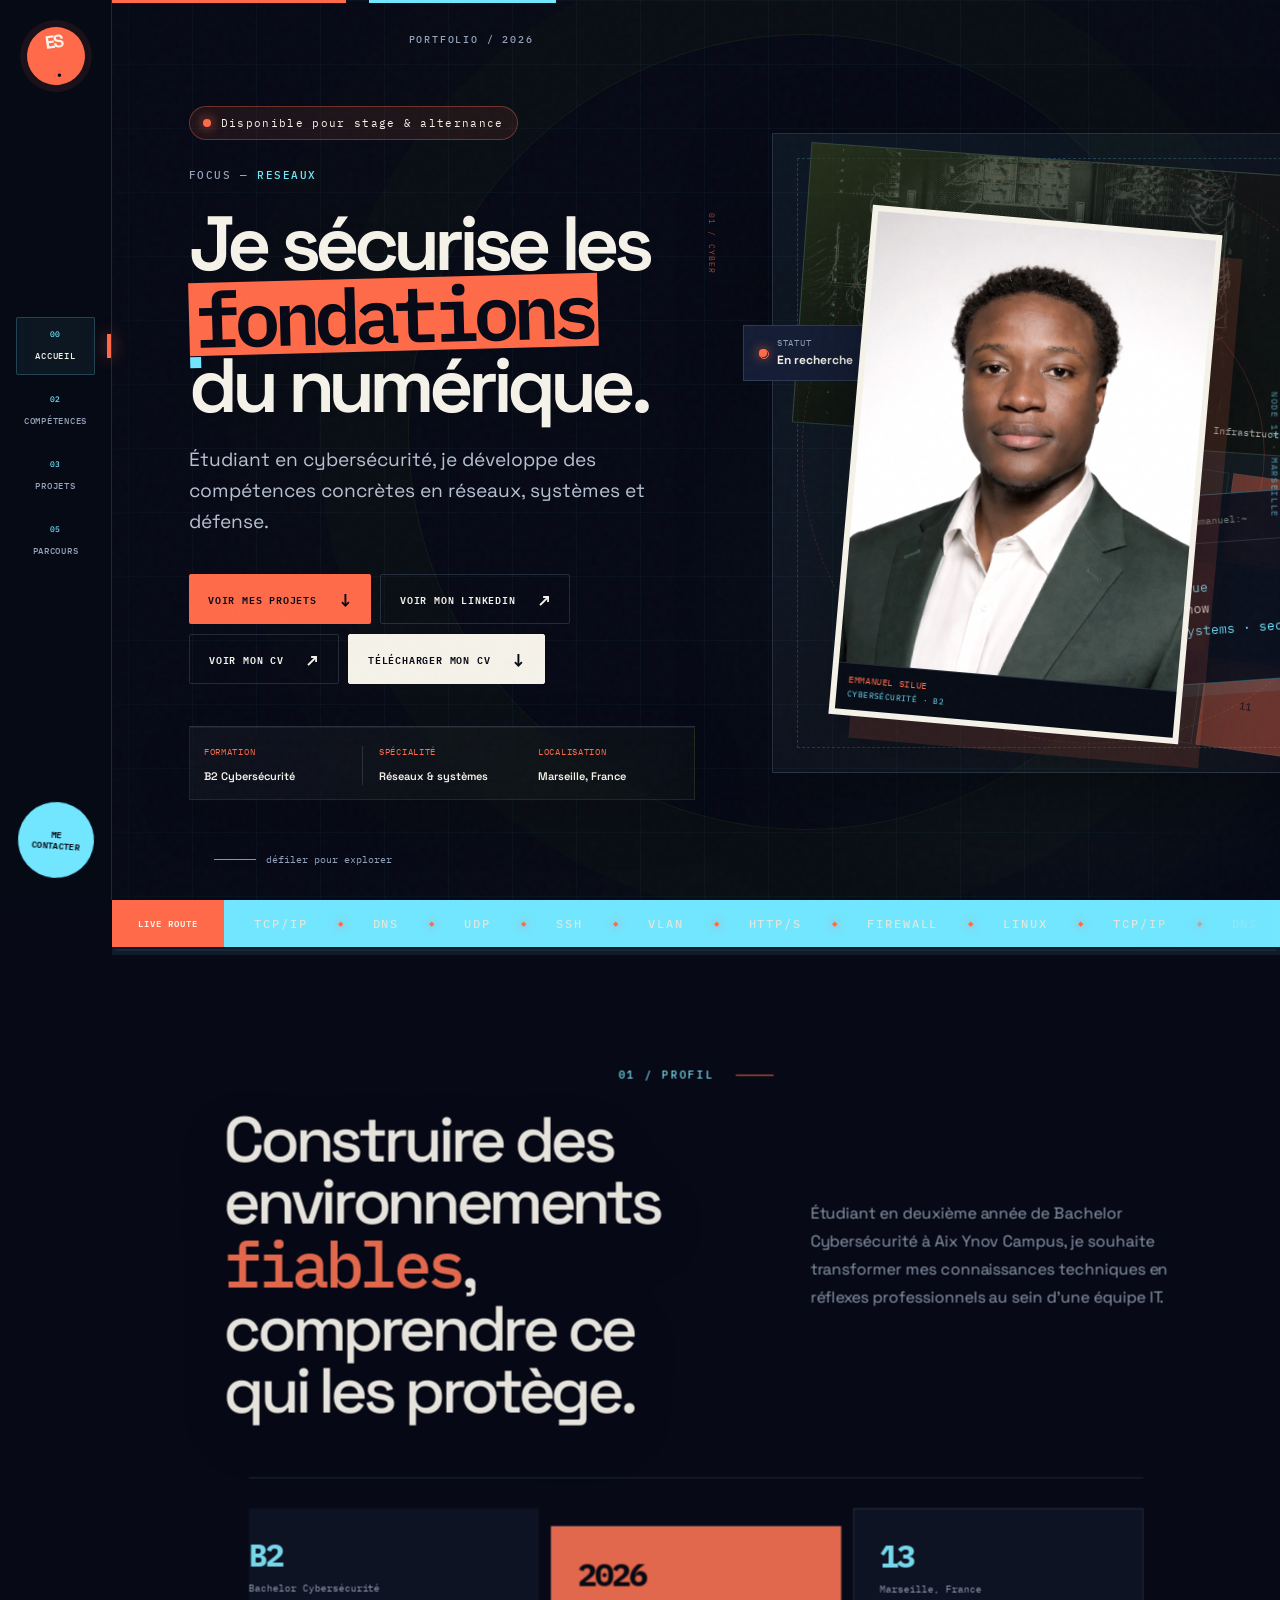
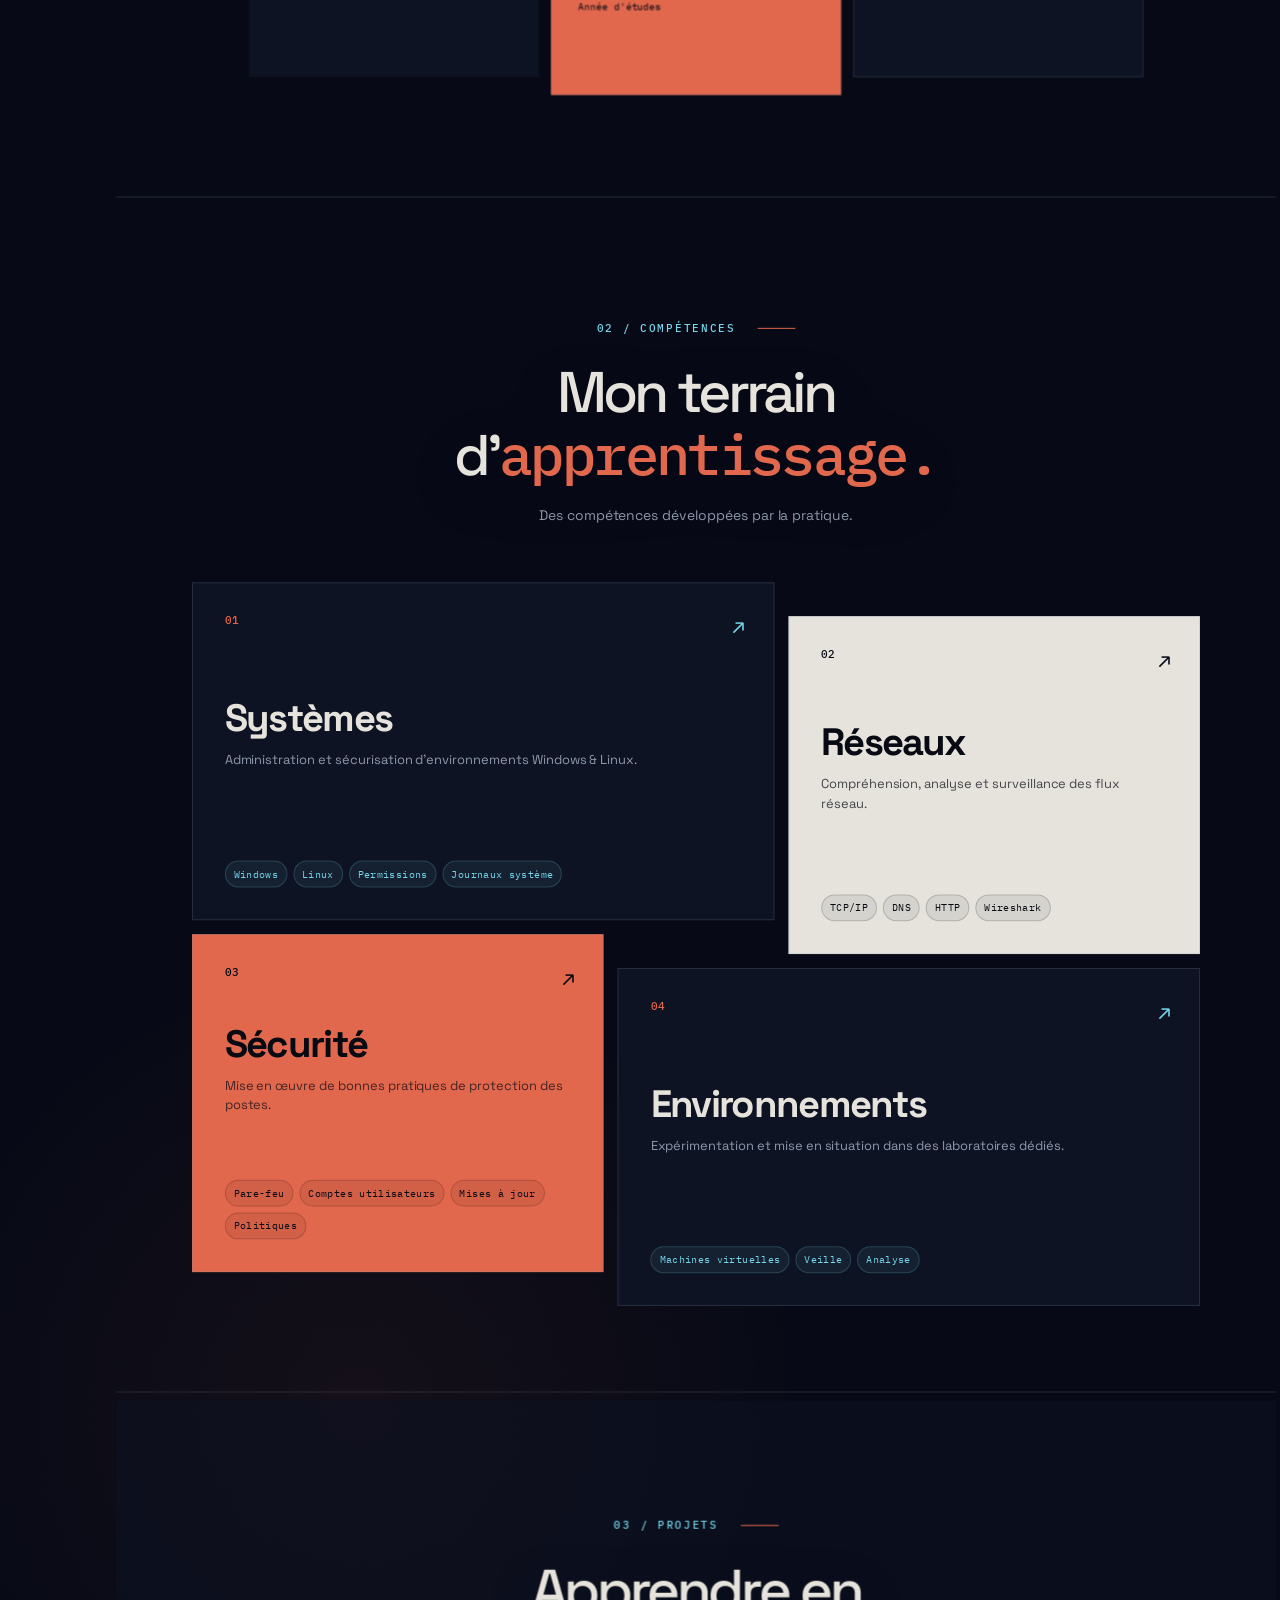
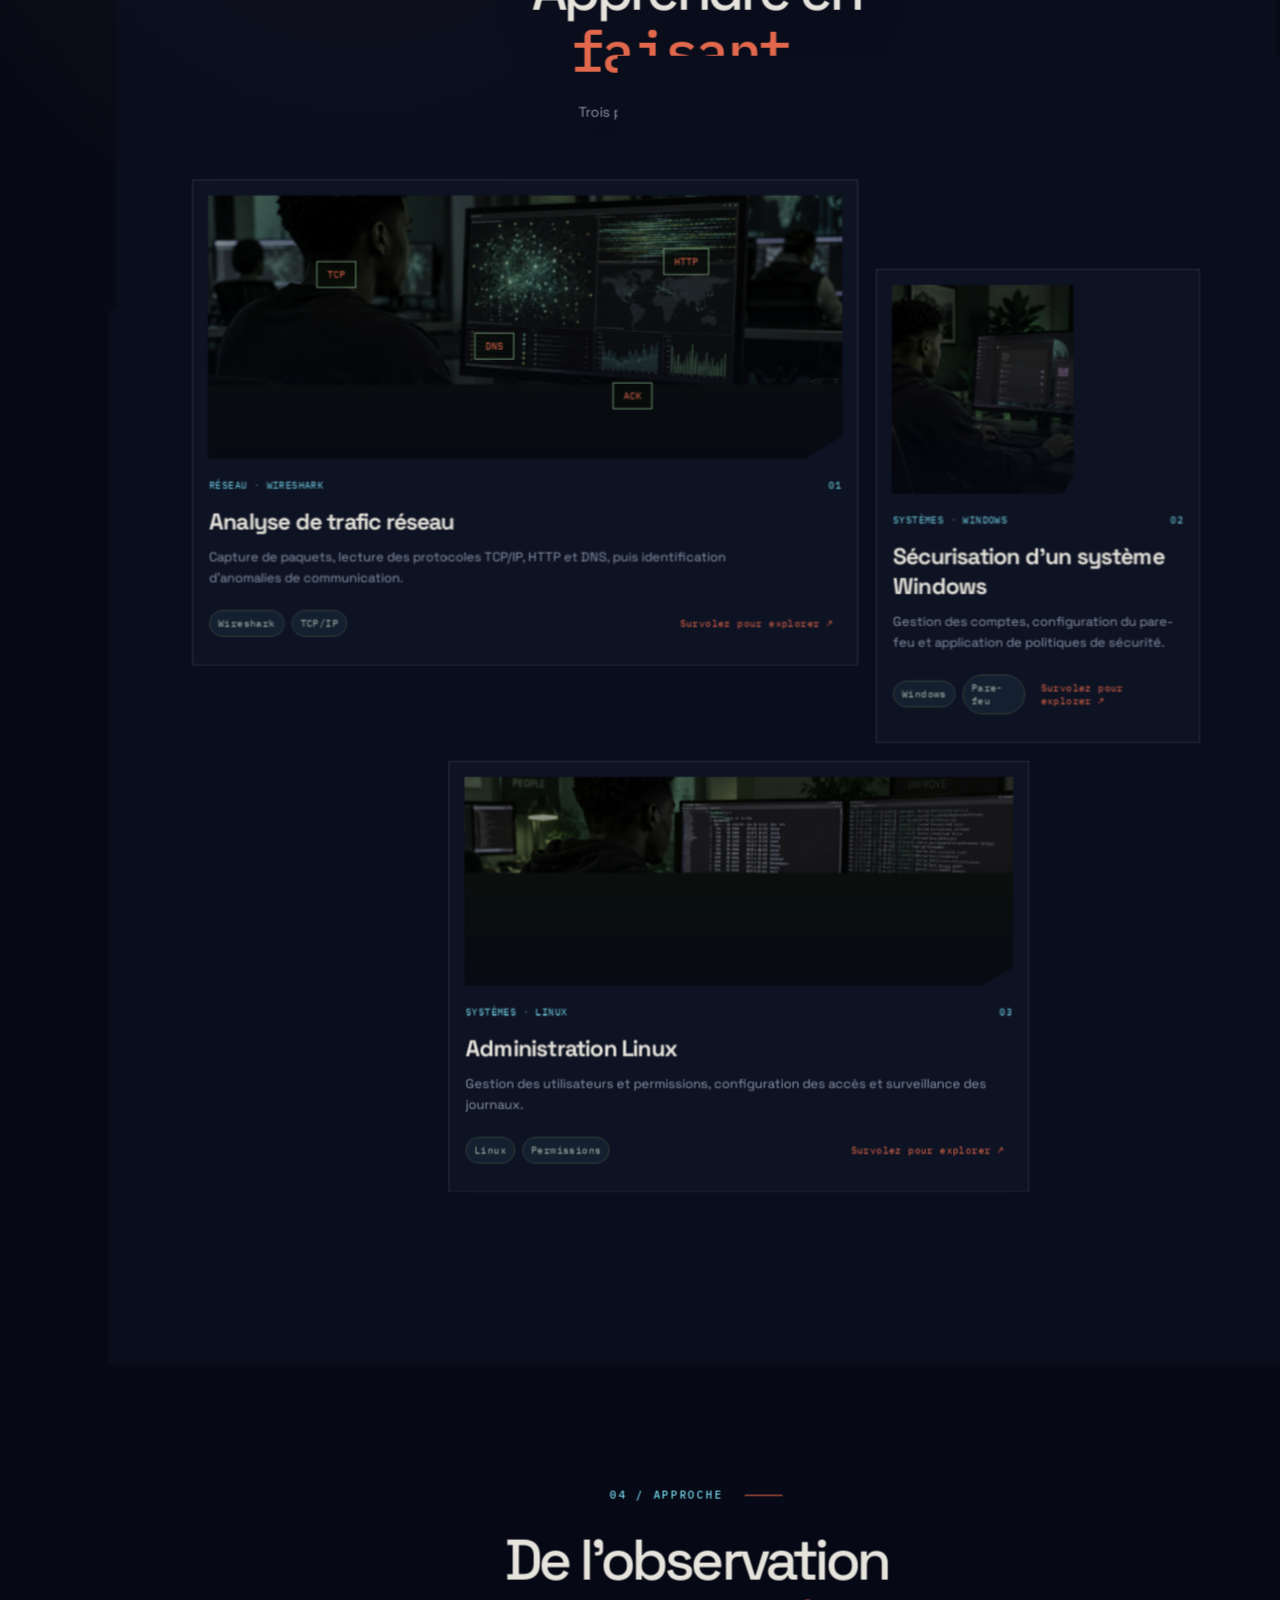
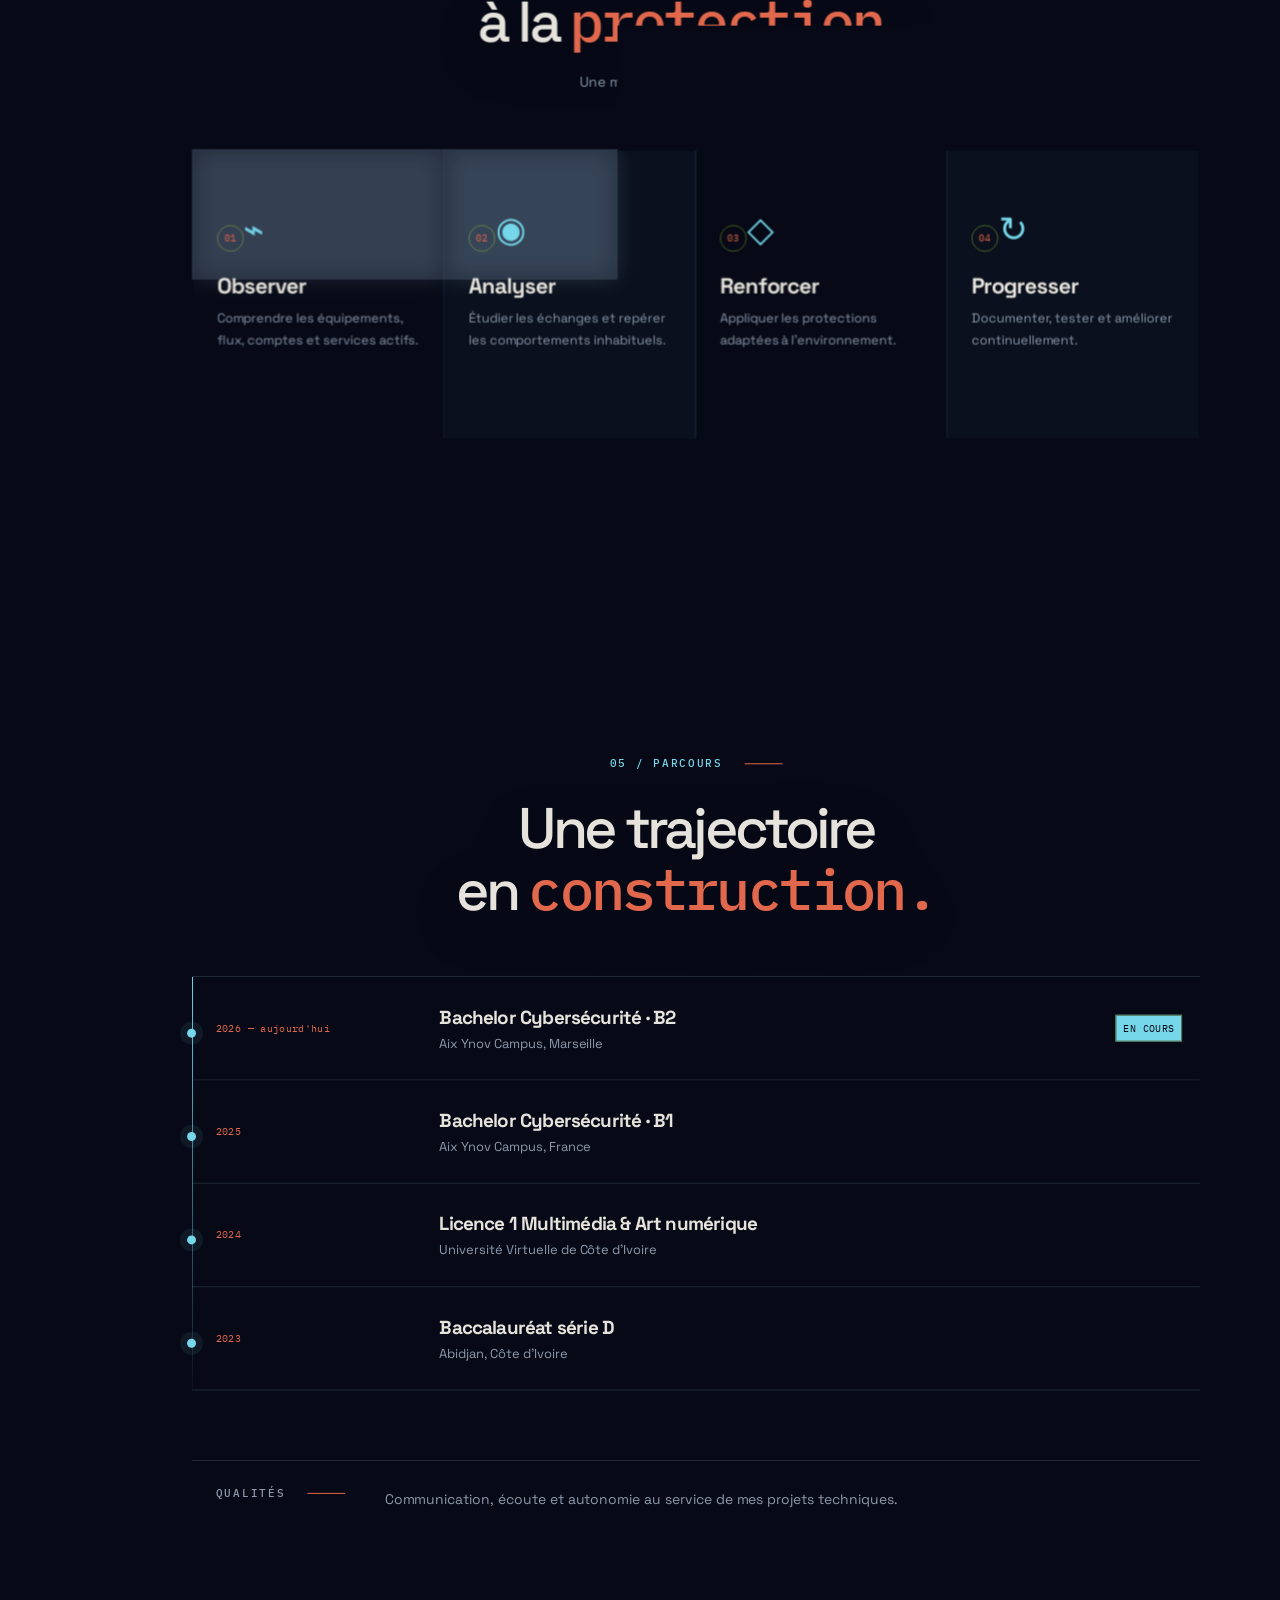
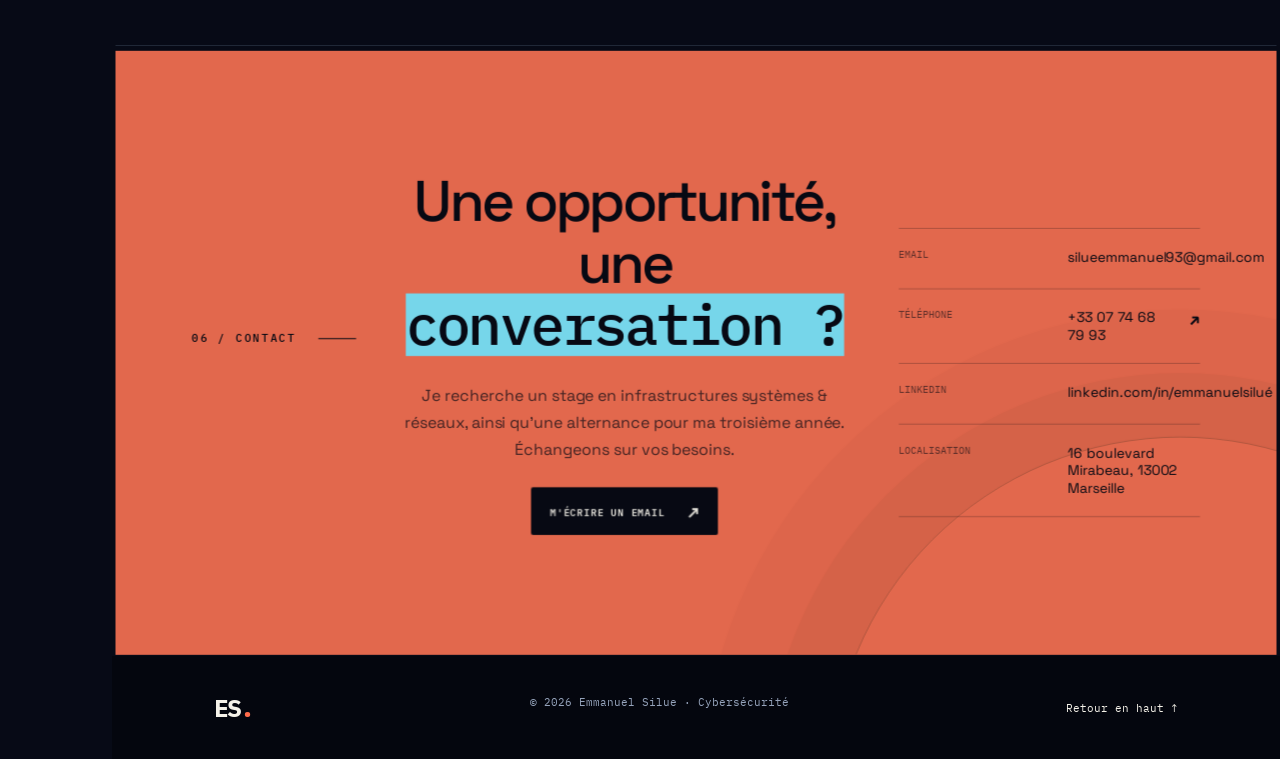
<file: index.html>
<!doctype html>
<html lang="fr">
  <head>
    <meta charset="UTF-8" />
    <meta name="viewport" content="width=device-width, initial-scale=1.0" />
    <meta name="description" content="Portfolio d'Emmanuel Silue, étudiant en cybersécurité spécialisé réseaux et infrastructures systèmes." />
    <title>Emmanuel Silue — Cybersécurité</title>
    <link rel="preconnect" href="https://fonts.googleapis.com" />
    <link rel="preconnect" href="https://fonts.gstatic.com" crossorigin />
    <link href="https://fonts.googleapis.com/css2?family=IBM+Plex+Mono:wght@400;500;600&family=Space+Grotesk:wght@400;500;600;700&display=swap" rel="stylesheet" />
    <link rel="stylesheet" href="styles.css?v=7" />
    <link rel="stylesheet" href="enhancements.css?v=7" />
    <link rel="stylesheet" href="project-dialog.css?v=7" />
    <link rel="stylesheet" href="premium.css?v=7" />
    <link rel="stylesheet" href="project-hover.css?v=7" />
    <link rel="stylesheet" href="project-images.css?v=7" />
    <link rel="stylesheet" href="portrait.css?v=7" />
    <link rel="stylesheet" href="motion.css?v=7" />
    <link rel="stylesheet" href="effects.css?v=7" />
    <link rel="stylesheet" href="v4.css?v=7" />
    <link rel="stylesheet" href="v5.css?v=7" />
    <link rel="stylesheet" href="v6.css?v=7" />
    <link rel="stylesheet" href="v7.css?v=7" />
  </head>
  <body>
    <div class="boot-sequence" aria-hidden="true">
      <div class="boot-mark">ES<span>.</span></div>
      <div class="boot-copy"><span>INITIALISATION DU PORTFOLIO</span><b></b></div>
      <div class="boot-code">SYSTEMS · NETWORKS · SECURITY</div>
    </div>
    <div class="shooting-stars" aria-hidden="true"><i></i><i></i><i></i><i></i></div>
    <div class="ambient-motion" aria-hidden="true"><i></i><i></i><i></i></div>
    <div class="motion-cursor" aria-hidden="true"><span></span></div>
    <div class="noise" aria-hidden="true"></div>
    <div class="cursor-glow" aria-hidden="true"></div>
    <div class="scan-line" aria-hidden="true"></div>
    <div class="reading-progress" aria-hidden="true"><span></span></div>

    <header class="site-header">
      <a class="brand" href="#accueil" aria-label="Retour à l'accueil">ES<span>.</span></a>
      <nav aria-label="Navigation principale">
        <a class="nav-link active" href="#accueil">Accueil</a>
        <a class="nav-link" href="#competences">Compétences</a>
        <a class="nav-link" href="#projets">Projets</a>
        <a class="nav-link" href="#parcours">Parcours</a>
      </nav>
      <a class="contact-top" href="#contact">Me contacter <span aria-hidden="true">↗</span></a>
      <div class="header-stream" aria-hidden="true"><div><span>TCP/IP</span><i>·</i><span>DNS</span><i>·</i><span>UDP</span><i>·</i><span>SSH</span><i>·</i><span>VLAN</span><i>·</i><span>HTTP/S</span><i>·</i><span>ACTIVE DIRECTORY</span><i>·</i><span>FIREWALL</span><i>·</i><span>TCP/IP</span><i>·</i><span>DNS</span><i>·</i><span>UDP</span><i>·</i><span>SSH</span><i>·</i><span>VLAN</span><i>·</i><span>HTTP/S</span><i>·</i><span>ACTIVE DIRECTORY</span><i>·</i><span>FIREWALL</span><i>·</i></div></div>
    </header>

    <main>
      <section class="hero section" id="accueil">
        <div class="hero-copy reveal">
          <p class="eyebrow"><span></span> Disponible pour stage & alternance</p>
          <p class="role-loop" aria-label="Domaines de spécialisation">FOCUS — <strong id="role-word">RÉSEAUX</strong></p>
          <h1>Je sécurise les<br /><em>fondations</em> du numérique.</h1>
          <p class="intro">Étudiant en cybersécurité, je développe des compétences concrètes en réseaux, systèmes et défense.</p>
          <div class="hero-actions">
            <a class="button button-primary" href="#projets">Voir mes projets <span>↓</span></a>
            <a class="button button-ghost" href="https://www.linkedin.com/in/emmanuelsilu%C3%A9" target="_blank" rel="noopener noreferrer">Voir mon LinkedIn <span>↗</span></a>
            <a class="button button-ghost" href="CV_Emmanuel_Silue.pdf" target="_blank" rel="noopener noreferrer">Voir mon CV <span>↗</span></a>
            <a class="button button-cv" href="CV_Emmanuel_Silue.pdf" download="CV_Emmanuel_Silue.pdf">Télécharger mon CV <span>↓</span></a>
          </div>
          <div class="hero-metrics" aria-label="Informations principales">
            <div><span>FORMATION</span><strong>B2 Cybersécurité</strong></div>
            <div><span>SPÉCIALITÉ</span><strong>Réseaux & systèmes</strong></div>
            <div><span>LOCALISATION</span><strong>Marseille, France</strong></div>
          </div>
        </div>
        <div class="hero-art reveal" aria-label="Visuels liés à la cybersécurité" role="img">
          <div class="cyber-slideshow" aria-hidden="true">
            <div class="cyber-slide active" style="background-image:url('assets/cyber-network.jpg')"></div>
            <div class="cyber-slide" style="background-image:url('assets/server-room.jpg')"></div>
            <div class="cyber-slide" style="background-image:url('assets/circuit-board.jpg')"></div>
            <div class="slide-caption"><span id="slide-number">01</span><span id="slide-title">Analyse des flux</span></div>
          </div>
          <figure class="portrait-card">
            <img src="assets/emmanuel-silue.jpeg" alt="Portrait professionnel d'Emmanuel Silue" />
            <figcaption><span>EMMANUEL SILUE</span><small>CYBERSÉCURITÉ · B2</small></figcaption>
          </figure>
          <div class="orbit orbit-one"></div><div class="orbit orbit-two"></div>
          <div class="terminal-card">
            <div class="terminal-bar"><i></i><i></i><i></i><span>security@emmanuel:~</span></div>
            <p><b>$</b> whoami</p>
            <p class="terminal-output">emmanuel_silue</p>
            <p><b>$</b> focus --show</p>
            <p class="terminal-output">network · systems · security</p>
            <p><b>$</b><span class="caret">_</span></p>
          </div>
          <div class="status-card"><span class="status-dot"></span><div><small>STATUT</small><strong>En recherche</strong></div></div>
          <div class="grid-core"><span>01</span><span>10</span><span>11</span><span>00</span><span>10</span><span>01</span><span>00</span><span>11</span><span>01</span></div>
        </div>
        <div class="scroll-hint"><span></span> défiler pour explorer</div>
      </section>

      <div class="tech-marquee" aria-hidden="true">
        <div class="tech-marquee-track">
          <span>TCP/IP</span><i>◆</i><span>DNS</span><i>◆</i><span>UDP</span><i>◆</i><span>SSH</span><i>◆</i><span>VLAN</span><i>◆</i><span>HTTP/S</span><i>◆</i><span>FIREWALL</span><i>◆</i><span>LINUX</span><i>◆</i>
          <span>TCP/IP</span><i>◆</i><span>DNS</span><i>◆</i><span>UDP</span><i>◆</i><span>SSH</span><i>◆</i><span>VLAN</span><i>◆</i><span>HTTP/S</span><i>◆</i><span>FIREWALL</span><i>◆</i><span>LINUX</span><i>◆</i>
        </div>
      </div>

      <section class="about section section-grid" id="profil">
        <p class="section-label reveal">01 / PROFIL</p>
        <div class="about-content reveal">
          <h2>Construire des environnements <em>fiables</em>, comprendre ce qui les protège.</h2>
          <div class="about-text"><p>Étudiant en deuxième année de Bachelor Cybersécurité à Aix Ynov Campus, je souhaite transformer mes connaissances techniques en réflexes professionnels au sein d'une équipe IT.</p></div>
        </div>
        <div class="stats reveal">
          <div><strong>B2</strong><span>Bachelor Cybersécurité</span></div>
          <div><strong>2026</strong><span>Année d'études</span></div>
          <div><strong>13</strong><span>Marseille, France</span></div>
        </div>
      </section>

      <section class="skills section" id="competences">
        <p class="section-label reveal">02 / COMPÉTENCES</p>
        <div class="section-heading reveal"><h2>Mon terrain<br />d'<em>apprentissage.</em></h2><p>Des compétences développées par la pratique.</p></div>
        <div class="skills-list">
          <article class="skill-row reveal"><span class="skill-number">01</span><div><h3>Systèmes</h3><p>Administration et sécurisation d'environnements Windows & Linux.</p></div><div class="tags"><span>Windows</span><span>Linux</span><span>Permissions</span><span>Journaux système</span></div><span class="skill-arrow">↗</span></article>
          <article class="skill-row reveal"><span class="skill-number">02</span><div><h3>Réseaux</h3><p>Compréhension, analyse et surveillance des flux réseau.</p></div><div class="tags"><span>TCP/IP</span><span>DNS</span><span>HTTP</span><span>Wireshark</span></div><span class="skill-arrow">↗</span></article>
          <article class="skill-row reveal"><span class="skill-number">03</span><div><h3>Sécurité</h3><p>Mise en œuvre de bonnes pratiques de protection des postes.</p></div><div class="tags"><span>Pare-feu</span><span>Comptes utilisateurs</span><span>Mises à jour</span><span>Politiques</span></div><span class="skill-arrow">↗</span></article>
          <article class="skill-row reveal"><span class="skill-number">04</span><div><h3>Environnements</h3><p>Expérimentation et mise en situation dans des laboratoires dédiés.</p></div><div class="tags"><span>Machines virtuelles</span><span>Veille</span><span>Analyse</span></div><span class="skill-arrow">↗</span></article>
        </div>
      </section>

      <section class="projects section" id="projets">
        <p class="section-label reveal">03 / PROJETS</p>
        <div class="section-heading reveal"><h2>Apprendre en<br /><em>faisant.</em></h2><p>Trois projets techniques essentiels.</p></div>
        <div class="projects-grid">
          <article class="project-card large reveal project-interactive" tabindex="0"><div class="project-visual project-photo"><img src="assets/network-human.png" alt="Illustration d'un étudiant analysant du trafic réseau" /><span>TCP</span><span>DNS</span><span>HTTP</span><span>ACK</span></div><div class="project-meta"><span>RÉSEAU · WIRESHARK</span><span>01</span></div><h3>Analyse de trafic réseau</h3><p>Capture de paquets, lecture des protocoles TCP/IP, HTTP et DNS, puis identification d'anomalies de communication.</p><div class="project-footer"><span>Wireshark</span><span>TCP/IP</span><span class="hover-label">Survolez pour explorer ↗</span></div><div class="project-hover-panel"><span>01 / ANALYSE RÉSEAU</span><h3>Ce que j'ai réalisé</h3><ul><li>Capture et lecture de paquets sur un environnement de test.</li><li>Analyse des protocoles TCP/IP, DNS et HTTP.</li><li>Repérage de communications inhabituelles.</li></ul><div><b>Compétences :</b> Wireshark · TCP/IP · DNS · HTTP</div></div></article>
          <article class="project-card reveal project-interactive" tabindex="0"><div class="project-visual project-photo"><img src="assets/windows-human.png" alt="Illustration d'un étudiant sécurisant un poste Windows" /></div><div class="project-meta"><span>SYSTÈMES · WINDOWS</span><span>02</span></div><h3>Sécurisation d'un système Windows</h3><p>Gestion des comptes, configuration du pare-feu et application de politiques de sécurité.</p><div class="project-footer"><span>Windows</span><span>Pare-feu</span><span class="hover-label">Survolez pour explorer ↗</span></div><div class="project-hover-panel"><span>02 / SÉCURITÉ WINDOWS</span><h3>Ce que j'ai réalisé</h3><ul><li>Gestion des comptes et des droits utilisateurs.</li><li>Configuration du pare-feu Windows.</li><li>Application de mises à jour et de politiques de sécurité.</li></ul><div><b>Compétences :</b> Windows · Pare-feu · Comptes · Mises à jour</div></div></article>
          <article class="project-card reveal project-interactive" tabindex="0"><div class="project-visual project-photo"><img src="assets/linux-human.png" alt="Illustration d'un étudiant administrant un système Linux" /></div><div class="project-meta"><span>SYSTÈMES · LINUX</span><span>03</span></div><h3>Administration Linux</h3><p>Gestion des utilisateurs et permissions, configuration des accès et surveillance des journaux.</p><div class="project-footer"><span>Linux</span><span>Permissions</span><span class="hover-label">Survolez pour explorer ↗</span></div><div class="project-hover-panel"><span>03 / ADMINISTRATION LINUX</span><h3>Ce que j'ai réalisé</h3><ul><li>Gestion des utilisateurs, groupes et droits d'accès.</li><li>Configuration des permissions fichiers et répertoires.</li><li>Consultation des journaux système pour suivre l'activité.</li></ul><div><b>Compétences :</b> Linux · Permissions · Accès · Journaux</div></div></article>
        </div>
        <p class="project-note reveal">D'autres projets et études de cas seront ajoutés au fil de ma formation. <a href="#contact">Vous souhaitez en savoir plus ?</a></p>
      </section>

      <dialog class="project-dialog" id="project-dialog" aria-labelledby="dialog-title">
        <div class="dialog-top"><span id="dialog-category">PROJET</span><button class="dialog-close" type="button" aria-label="Fermer la fiche projet">×</button></div>
        <h2 id="dialog-title"></h2><p class="dialog-intro" id="dialog-intro"></p>
        <div class="dialog-grid"><div><h3>Ce que j'ai réalisé</h3><ul id="dialog-tasks"></ul></div><div><h3>Compétences mobilisées</h3><div class="dialog-tags" id="dialog-tags"></div><h3 class="learning-title">Ce que ce projet m'a apporté</h3><p id="dialog-learning"></p></div></div>
        <p class="dialog-note">Projet réalisé dans le cadre de ma formation en cybersécurité.</p>
      </dialog>

      <section class="method section" id="approche">
        <p class="section-label reveal">04 / APPROCHE</p>
        <div class="section-heading reveal"><h2>De l'observation<br />à la <em>protection.</em></h2><p>Une méthode simple et structurée.</p></div>
        <div class="method-grid">
          <article class="method-card reveal"><span>01</span><div class="method-icon">⌁</div><h3>Observer</h3><p>Comprendre les équipements, flux, comptes et services actifs.</p></article>
          <article class="method-card reveal"><span>02</span><div class="method-icon">◉</div><h3>Analyser</h3><p>Étudier les échanges et repérer les comportements inhabituels.</p></article>
          <article class="method-card reveal"><span>03</span><div class="method-icon">◇</div><h3>Renforcer</h3><p>Appliquer les protections adaptées à l'environnement.</p></article>
          <article class="method-card reveal"><span>04</span><div class="method-icon">↻</div><h3>Progresser</h3><p>Documenter, tester et améliorer continuellement.</p></article>
        </div>
        <div class="recruiter-note reveal"><span>OBJECTIF</span><p>Contribuer à l'administration et à la sécurisation d'une infrastructure IT.</p></div>
      </section>

      <section class="journey section" id="parcours">
        <p class="section-label reveal">05 / PARCOURS</p>
        <div class="section-heading reveal"><h2>Une trajectoire<br />en <em>construction.</em></h2></div>
        <div class="timeline">
          <article class="timeline-item reveal"><div class="timeline-date">2026 — aujourd'hui</div><div><h3>Bachelor Cybersécurité · B2</h3><p>Aix Ynov Campus, Marseille</p></div><span class="timeline-state">EN COURS</span></article>
          <article class="timeline-item reveal"><div class="timeline-date">2025</div><div><h3>Bachelor Cybersécurité · B1</h3><p>Aix Ynov Campus, France</p></div></article>
          <article class="timeline-item reveal"><div class="timeline-date">2024</div><div><h3>Licence 1 Multimédia & Art numérique</h3><p>Université Virtuelle de Côte d'Ivoire</p></div></article>
          <article class="timeline-item reveal"><div class="timeline-date">2023</div><div><h3>Baccalauréat série D</h3><p>Abidjan, Côte d'Ivoire</p></div></article>
        </div>
        <div class="experience reveal"><p class="section-label">QUALITÉS</p><p>Communication, écoute et autonomie au service de mes projets techniques.</p></div>
      </section>

      <section class="contact section" id="contact">
        <p class="section-label reveal">06 / CONTACT</p>
        <div class="contact-main reveal"><h2>Une opportunité,<br />une <em>conversation ?</em></h2><p>Je recherche un stage en infrastructures systèmes & réseaux, ainsi qu'une alternance pour ma troisième année. Échangeons sur vos besoins.</p><a class="button button-primary" href="mailto:silueemmanuel93@gmail.com">M'écrire un email <span>↗</span></a></div>
        <div class="contact-details reveal">
          <a href="mailto:silueemmanuel93@gmail.com"><span>EMAIL</span>silueemmanuel93@gmail.com <b>↗</b></a>
          <a href="tel:+33774687993"><span>TÉLÉPHONE</span>+33 07 74 68 79 93 <b>↗</b></a>
          <a href="https://www.linkedin.com/in/emmanuelsilu%C3%A9" target="_blank" rel="noopener noreferrer" aria-label="Ouvrir le profil LinkedIn d'Emmanuel Silue dans un nouvel onglet"><span>LINKEDIN</span>linkedin.com/in/emmanuelsilué <b>↗</b></a>
          <div><span>LOCALISATION</span>16 boulevard Mirabeau, 13002 Marseille</div>
        </div>
      </section>
    </main>
    <footer><a class="brand" href="#accueil">ES<span>.</span></a><p>© <span id="year"></span> Emmanuel Silue · Cybersécurité</p><a href="#accueil">Retour en haut ↑</a></footer>
    <script src="script.js?v=7"></script>
    <script src="effects.js?v=7"></script>
  </body>
</html>
</file>
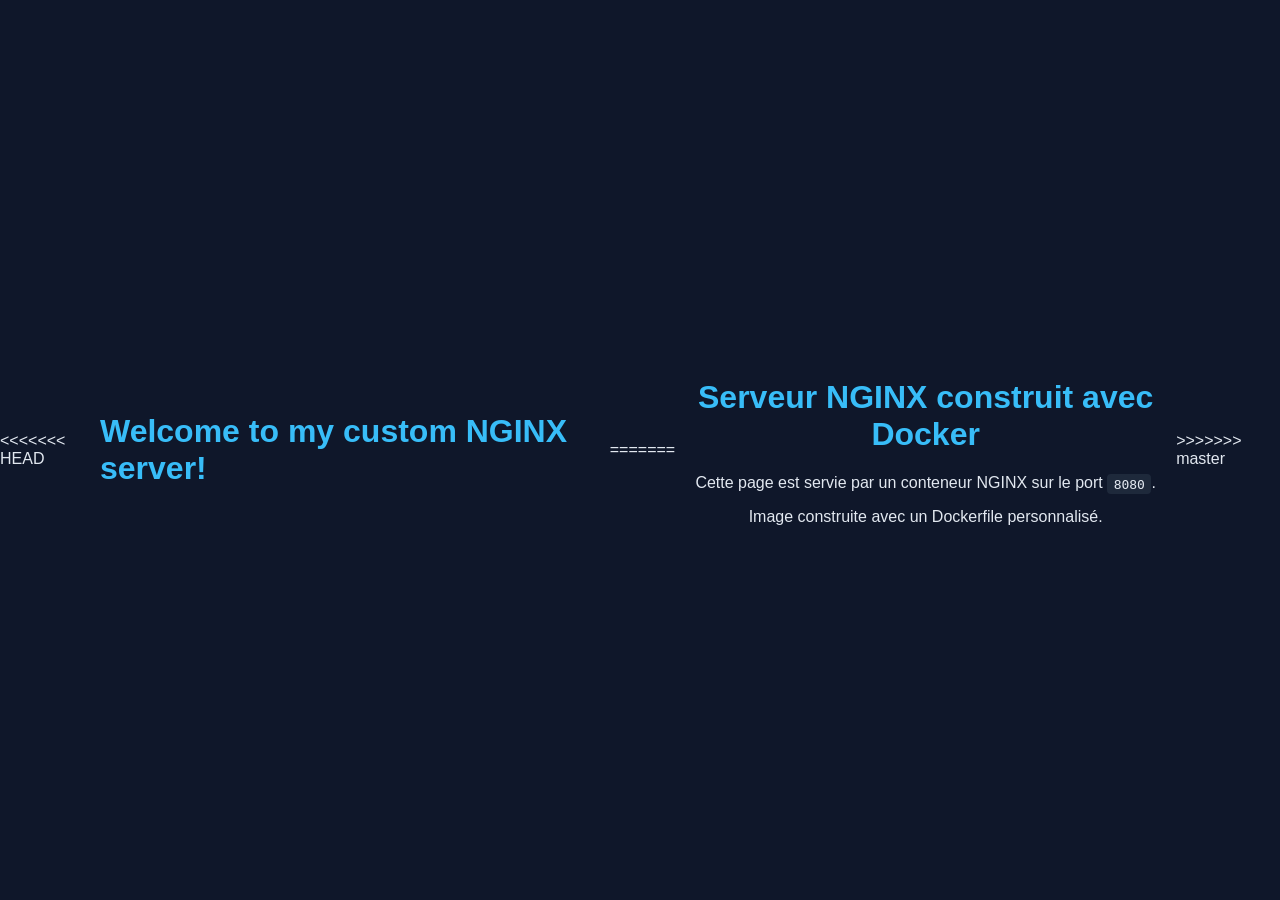
<file: Downloads/parcours-docker-2627/parcours-docker-2627/build-a-server/index.html>
<!DOCTYPE html>
<<<<<<< HEAD
<html lang="en">
<head>
    <meta charset="UTF-8">
    <meta name="viewport" content="width=device-width, initial-scale=1.0">
    <title>Build A Server</title>
</head>
<body>
    <h1>Welcome to my custom NGINX server!</h1>
=======
<html lang="fr">
<head>
    <meta charset="UTF-8">
    <meta name="viewport" content="width=device-width, initial-scale=1.0">
    <title>build-a-server</title>
    <style>
        body { font-family: sans-serif; background: #0f172a; color: #e2e8f0; display: flex; align-items: center; justify-content: center; height: 100vh; margin: 0; }
        main { text-align: center; }
        h1 { color: #38bdf8; }
        code { background: #1e293b; padding: 0.2em 0.5em; border-radius: 4px; }
    </style>
</head>
<body>
    <main>
        <h1>Serveur NGINX construit avec Docker</h1>
        <p>Cette page est servie par un conteneur NGINX sur le port <code>8080</code>.</p>
        <p>Image construite avec un Dockerfile personnalisé.</p>
    </main>
>>>>>>> master
</body>
</html>
</file>
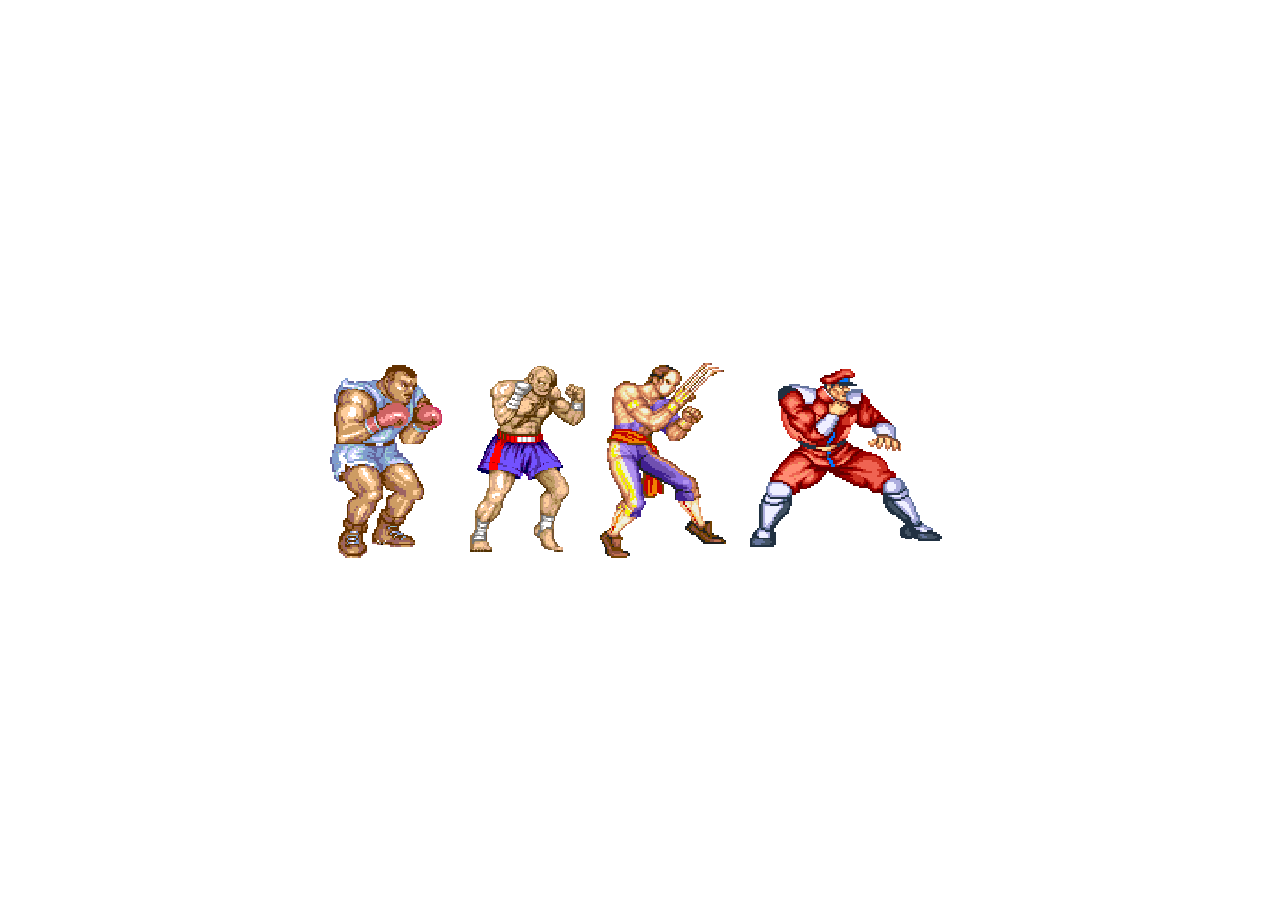
<file: Downloads/parcours-docker-2627/parcours-docker-2627/hadoken/battle-harbor.html>
<!DOCTYPE html>
<html lang="en">

<head>
    <meta charset="UTF-8">
    <meta http-equiv="X-UA-Compatible" content="IE=edge">
    <meta name="viewport" content="width=device-width, initial-scale=1.0">
    <title>Bosses!</title>
</head>

<body>
    <div id="characters">
        <img class="character" src="./bosses/balrog.gif" alt="">
        <img class="character" src="./bosses/sagat.gif" alt="">
        <img class="character" src="./bosses/vega.gif" alt="">
        <img class="character" src="./bosses/m-bison.gif" alt="">
    </div>
</body>

<style>
    .character {
        height: 200px;
        margin-top: 350px;
        image-rendering: pixelated;
    }

    #characters {
        display: flex;
        justify-content: center;
    }

    body {
        background-image: url("https://i.imgur.com/y1vxzNo.png");
        background-position: center;
        background-repeat: no-repeat;
        background-size: cover;
        image-rendering: pixelated;
    }
</style>

</html>
</file>
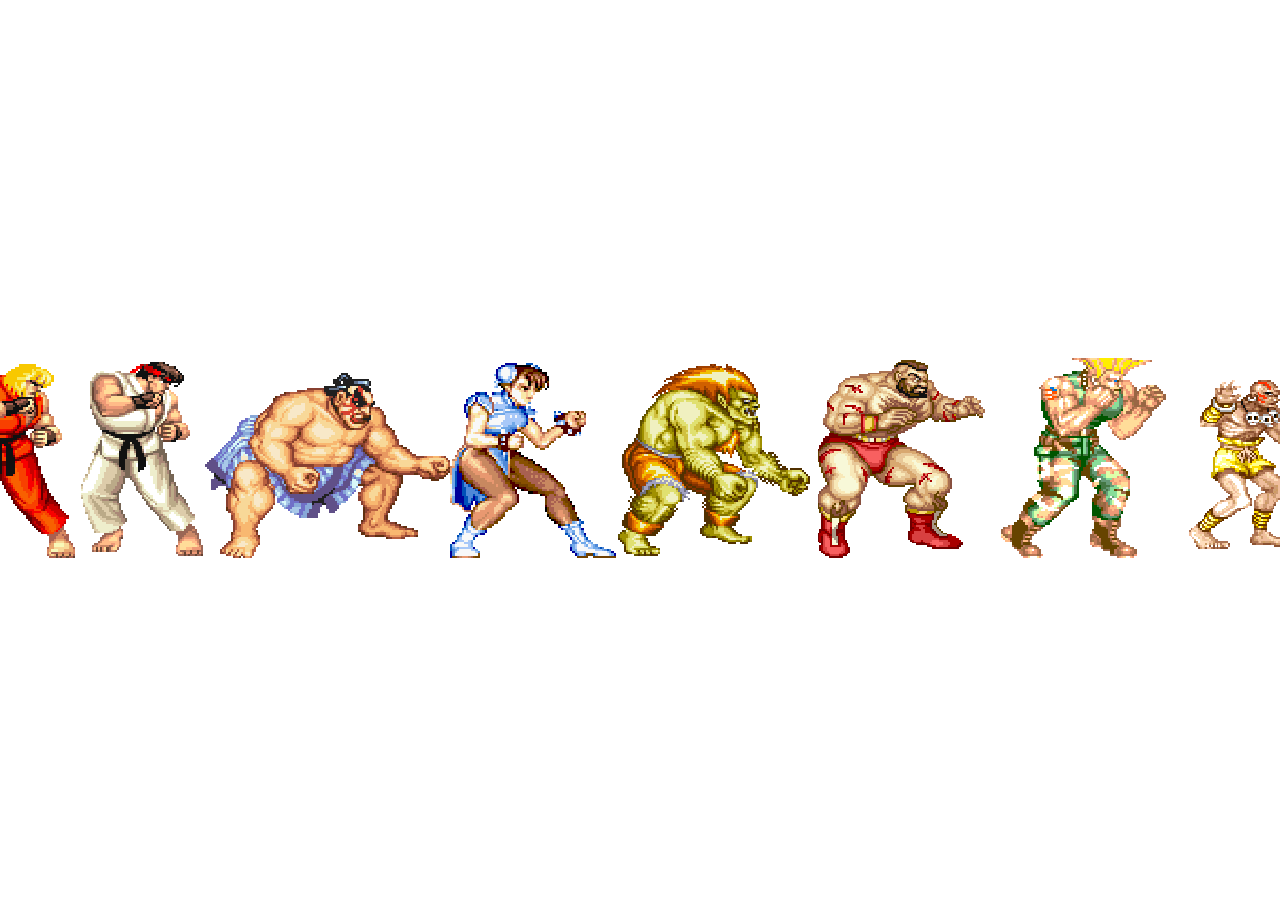
<file: Downloads/parcours-docker-2627/parcours-docker-2627/hadoken/suzaku-castle.html>
<!DOCTYPE html>
<html lang="en">

<head>
    <meta charset="UTF-8">
    <meta http-equiv="X-UA-Compatible" content="IE=edge">
    <meta name="viewport" content="width=device-width, initial-scale=1.0">
    <title>Fighters!</title>
</head>

<body>
    <div id="characters">
        <img class="character" src="./fighters/ken.gif" alt="">
        <img class="character" src="./fighters/ryu.gif" alt="">
        <img class="character" src="./fighters/e-honda.gif" alt="">
        <img class="character" src="./fighters/chun-li.gif" alt="">
        <img class="character" src="./fighters/blanka.gif" alt="">
        <img class="character" src="./fighters/zanghief.gif" alt="">
        <img class="character" src="./fighters/guile.gif" alt="">
        <img class="character" src="./fighters/dhalsim.gif" alt="">
    </div>
</body>

<style>
    .character {
        height: 200px;
        margin-top: 350px;
        image-rendering: pixelated;
    }

    #characters {
        display: flex;
        justify-content: center;
    }

    body {
        background-image: url("https://i.imgur.com/WMDjqIE.png");
        background-position: center;
        background-repeat: no-repeat;
        background-size: cover;
        image-rendering: pixelated;
    }
</style>

</html>
</file>
<file: styles.css>
:root{--ink:#e9eee9;--muted:#a1aba5;--paper:#0b100e;--panel:#121a16;--line:#2a3630;--lime:#baff29;--acid:#dfff55;--mono:'DM Mono',monospace;--sans:'Manrope',sans-serif}*{box-sizing:border-box}html{scroll-behavior:smooth}body{margin:0;background:var(--paper);color:var(--ink);font-family:var(--sans);overflow-x:hidden}.noise{position:fixed;inset:0;pointer-events:none;opacity:.035;z-index:8;background-image:url("data:image/svg+xml,%3Csvg viewBox='0 0 180 180' xmlns='http://www.w3.org/2000/svg'%3E%3Cfilter id='n'%3E%3CfeTurbulence type='fractalNoise' baseFrequency='.8' numOctaves='4' stitchTiles='stitch'/%3E%3C/filter%3E%3Crect width='100%25' height='100%25' filter='url(%23n)' opacity='.8'/%3E%3C/svg%3E")}.cursor-glow{position:fixed;width:460px;height:460px;border-radius:50%;pointer-events:none;background:radial-gradient(circle,rgba(132,255,42,.06),transparent 65%);transform:translate(-50%,-50%);z-index:-1}.site-header{height:82px;position:fixed;top:0;z-index:7;width:100%;display:flex;align-items:center;justify-content:space-between;padding:0 clamp(22px,5vw,80px);border-bottom:1px solid transparent;transition:.35s}.site-header.scrolled{background:rgba(11,16,14,.86);backdrop-filter:blur(18px);border-color:var(--line)}.brand{font-size:25px;letter-spacing:-2px;font-weight:800;color:var(--ink);text-decoration:none}.brand span{color:var(--lime)}nav{display:flex;gap:28px}.nav-link,.contact-top{font:12px var(--mono);letter-spacing:.04em;text-decoration:none;color:var(--muted);transition:color .2s}.nav-link:hover,.nav-link.active,.contact-top{color:var(--ink)}.contact-top span{color:var(--lime);font-size:17px;margin-left:4px}.section{padding:140px clamp(22px,8vw,128px);position:relative}.hero{min-height:100vh;display:flex;align-items:center;padding-top:112px;gap:6vw}.hero-copy{max-width:700px;position:relative;z-index:1}.eyebrow,.section-label{font:11px var(--mono);letter-spacing:.12em;color:var(--muted);margin:0 0 26px}.eyebrow{color:var(--ink);display:flex;gap:10px;align-items:center}.eyebrow span,.status-dot{width:8px;height:8px;background:var(--lime);border-radius:50%;box-shadow:0 0 14px var(--lime)}h1,h2,h3,p{margin-top:0}h1{font-size:clamp(48px,6.6vw,104px);line-height:.99;letter-spacing:-.07em;margin-bottom:29px;font-weight:700}h1 em,h2 em{font-family:Georgia,serif;font-weight:400;letter-spacing:-.07em;color:var(--lime)}.intro{max-width:535px;color:var(--muted);font-size:17px;line-height:1.75}.hero-actions{display:flex;flex-wrap:wrap;gap:12px;margin-top:36px}.button{display:inline-flex;align-items:center;gap:23px;text-decoration:none;padding:15px 19px;font:12px var(--mono);letter-spacing:.02em;transition:transform .2s}.button:hover{transform:translateY(-3px)}.button span{font-size:18px}.button-primary{background:var(--lime);color:#10160f}.button-ghost{border:1px solid #3a4740;color:var(--ink)}.button-cv{border:1px solid var(--lime);background:rgba(186,255,41,.08);color:var(--lime)}.hero-art{height:min(59vw,590px);aspect-ratio:1/1;position:relative;flex:1;min-width:430px;max-width:640px}.orbit{position:absolute;border:1px solid #314136;border-radius:50%;left:50%;top:50%;transform:translate(-50%,-50%)}.orbit-one{width:79%;height:79%;border-style:dashed;animation:spin 28s linear infinite}.orbit-two{width:54%;height:54%;border-color:#425a48}.terminal-card{position:absolute;z-index:2;background:#101814;border:1px solid #3e5443;width:82%;top:24%;left:10%;padding:18px 20px 20px;box-shadow:22px 28px 0 rgba(117,255,42,.05);font:13px/1.65 var(--mono);transform:rotate(-4deg)}.terminal-bar{display:flex;gap:5px;align-items:center;border-bottom:1px solid #2a3d31;padding-bottom:12px;margin-bottom:12px}.terminal-bar i{width:7px;height:7px;border-radius:50%;background:#506157}.terminal-bar i:first-child{background:#e48373}.terminal-bar span{margin-left:6px;color:#77877d;font-size:10px}.terminal-card p{margin:0}.terminal-card b,.terminal-output,.caret{color:var(--lime);font-weight:400}.caret{animation:blink 1s step-end infinite}.grid-core{position:absolute;right:0;bottom:11%;width:43%;aspect-ratio:1;display:grid;grid-template-columns:repeat(3,1fr);gap:4px;transform:rotate(8deg)}.grid-core span{border:1px solid #445e49;display:grid;place-items:center;font:10px var(--mono);color:#809b83}.grid-core span:nth-child(2),.grid-core span:nth-child(4),.grid-core span:nth-child(8){background:var(--lime);color:#111}.status-card{position:absolute;z-index:3;display:flex;gap:10px;align-items:center;bottom:17%;left:1%;background:#162118;border:1px solid #405541;padding:11px 15px}.status-card small{display:block;font:9px var(--mono);color:var(--muted);letter-spacing:.08em}.status-card strong{font-size:12px}.scroll-hint{position:absolute;left:clamp(22px,8vw,128px);bottom:34px;font:10px var(--mono);color:var(--muted);display:flex;align-items:center;gap:10px}.scroll-hint span{width:42px;height:1px;background:var(--lime)}.section-grid{display:grid;grid-template-columns:1fr 4fr;gap:9vw;background:#101713;border-top:1px solid var(--line);border-bottom:1px solid var(--line)}.about-content{display:grid;grid-template-columns:1.3fr 1fr;gap:8vw}.about h2,.section-heading h2,.contact h2{font-size:clamp(38px,4.5vw,68px);line-height:1.08;letter-spacing:-.065em;margin:0}.about-text{color:var(--muted);line-height:1.75;font-size:15px}.about-text p{margin-bottom:20px}.stats{grid-column:2;display:grid;grid-template-columns:repeat(3,1fr);border-top:1px solid var(--line);padding-top:30px}.stats div{padding:0 20px;border-left:1px solid var(--line)}.stats div:first-child{border:0;padding-left:0}.stats strong{display:block;font-size:32px;letter-spacing:-.06em}.stats span{font:10px var(--mono);color:var(--muted)}.skills{border-bottom:1px solid var(--line)}.skills>.section-label,.projects>.section-label,.journey>.section-label{position:absolute;top:150px}.section-heading{display:flex;justify-content:space-between;align-items:end;margin-left:24%;margin-bottom:65px}.section-heading p{max-width:290px;color:var(--muted);line-height:1.7;font-size:14px;margin:0}.skills-list{margin-left:24%;border-top:1px solid var(--line)}.skill-row{display:grid;grid-template-columns:60px 1.1fr 1.25fr 20px;gap:22px;align-items:center;padding:27px 0;border-bottom:1px solid var(--line);transition:padding .25s,background .25s}.skill-row:hover{padding-left:14px;background:#111a15}.skill-number,.project-meta,.tags,.project-footer,.timeline-date,.timeline-state{font:10px var(--mono);letter-spacing:.04em;color:var(--muted)}.skill-row h3{font-size:22px;letter-spacing:-.04em;margin:0 0 6px}.skill-row p{font-size:13px;color:var(--muted);margin:0;line-height:1.5}.tags{display:flex;gap:6px;flex-wrap:wrap}.tags span,.project-footer>span:not(.project-link){border:1px solid #3a4b40;padding:6px 8px;color:#bbc7bc}.skill-arrow{font-size:22px;color:var(--lime)}.projects{background:#101713}.projects-grid{margin-left:24%;display:grid;grid-template-columns:1fr 1fr;gap:16px}.project-card{background:#141e18;padding:17px;border:1px solid transparent;transition:border .25s,transform .25s}.project-card:hover{border-color:#536958;transform:translateY(-4px)}.project-card.large{grid-column:span 2}.project-visual{height:210px;background:#0d1410;margin:-1px -1px 20px;position:relative;overflow:hidden}.large .project-visual{height:265px}.project-meta{display:flex;justify-content:space-between;margin-bottom:15px}.project-card h3{font-size:23px;letter-spacing:-.045em;margin-bottom:10px}.project-card>p{font-size:13px;color:var(--muted);line-height:1.65;max-width:590px}.project-footer{margin-top:21px;display:flex;gap:7px;align-items:center}.project-link{margin-left:auto;color:var(--lime)}.packets{background:linear-gradient(115deg,#101d14,#0a100d)}.packets span{position:absolute;border:1px solid #6d876f;padding:7px 11px;font:11px var(--mono);color:var(--lime);animation:float 4s ease-in-out infinite}.packets span:nth-child(1){top:24%;left:16%}.packets span:nth-child(2){top:52%;left:40%;animation-delay:-1.2s}.packets span:nth-child(3){top:17%;right:17%;animation-delay:-.5s}.packets span:nth-child(4){bottom:17%;right:25%;animation-delay:-2s}.packets i{position:absolute;height:1px;background:#567259;transform-origin:left}.packets i:nth-of-type(1){width:33%;top:34%;left:27%;transform:rotate(20deg)}.packets i:nth-of-type(2){width:27%;top:32%;left:54%;transform:rotate(-18deg)}.packets i:nth-of-type(3){width:25%;top:60%;left:50%;transform:rotate(22deg)}.windows{display:flex;align-items:center;justify-content:center;gap:25px}.shield{width:80px;height:96px;border:2px solid var(--lime);clip-path:polygon(50% 0,100% 16%,91% 78%,50% 100%,9% 78%,0 16%);display:grid;place-items:center;font-size:35px;color:var(--lime);box-shadow:0 0 35px rgba(186,255,41,.15)}.window-lines{width:150px}.window-lines i{display:block;height:8px;margin:11px 0;background:#34493a}.window-lines i:nth-child(2){width:70%;background:#6a8f69}.window-lines i:nth-child(4){width:47%}.linux{padding:40px;color:#89af89;font:12px/1.8 var(--mono)}.linux p{margin:0}.linux b,.linux span{color:var(--lime);font-weight:400}.project-note{margin:37px 0 0 24%;font:12px var(--mono);color:var(--muted)}.project-note a{color:var(--lime)}.journey{border-bottom:1px solid var(--line)}.timeline{margin-left:24%;border-top:1px solid var(--line)}.timeline-item{display:grid;grid-template-columns:185px 1fr auto;gap:25px;align-items:center;padding:28px 0;border-bottom:1px solid var(--line)}.timeline-item h3{font-size:19px;letter-spacing:-.04em;margin:0 0 5px}.timeline-item p{font-size:13px;color:var(--muted);margin:0}.timeline-state{color:var(--lime);border:1px solid #527542;padding:6px 7px}.experience{margin:70px 0 0 24%;padding:26px 0 0;border-top:1px solid var(--line);display:grid;grid-template-columns:185px 1fr;gap:25px}.experience p:last-child{max-width:610px;color:var(--muted);line-height:1.75;font-size:14px}.contact{background:var(--lime);color:#102011;display:grid;grid-template-columns:24% 1fr;gap:0}.contact .section-label{color:#315236}.contact-main{max-width:700px}.contact h2 em{color:#17351c}.contact-main>p{max-width:500px;margin:25px 0;color:#315236;line-height:1.7}.contact .button-primary{background:#132116;color:var(--ink)}.contact-details{grid-column:2;margin-top:82px;border-top:1px solid #719758}.contact-details a,.contact-details>div{display:grid;grid-template-columns:150px 1fr auto;gap:20px;padding:19px 0;border-bottom:1px solid #719758;color:#17351c;text-decoration:none;font-size:14px;transition:padding .2s}.contact-details a:hover{padding-left:10px}.contact-details span{font:10px var(--mono);color:#315236}.contact-details b{font-size:17px}footer{padding:35px clamp(22px,8vw,128px);display:flex;justify-content:space-between;align-items:center;background:#0c120e;color:var(--muted);font:11px var(--mono)}footer a:last-child{color:var(--ink);text-decoration:none}@keyframes spin{to{transform:translate(-50%,-50%) rotate(360deg)}}@keyframes blink{50%{opacity:0}}@keyframes float{50%{transform:translateY(-8px)}}.reveal{opacity:0;transform:translateY(25px);transition:opacity .7s ease,transform .7s ease}.reveal.visible{opacity:1;transform:none}@media(max-width:800px){.site-header{height:65px;padding:0 22px}nav{display:none}.contact-top{font-size:10px}.hero{min-height:auto;display:block;padding-top:130px;padding-bottom:95px}.hero-art{min-width:0;width:100%;height:auto;margin:70px auto 0}.section{padding:90px 22px}.section-grid,.contact{display:block}.about-content{display:block}.about h2{margin-bottom:28px}.stats{grid-column:auto;margin-top:42px}.stats strong{font-size:25px}.skills>.section-label,.projects>.section-label,.journey>.section-label{position:static}.section-heading{margin:0 0 40px;display:block}.section-heading p{margin-top:20px}.skills-list,.projects-grid,.timeline,.experience,.project-note{margin-left:0}.skill-row{grid-template-columns:36px 1fr 17px;gap:12px}.skill-row .tags{grid-column:2}.skill-row p{display:none}.project-card.large{grid-column:auto}.large .project-visual{height:210px}.projects-grid{grid-template-columns:1fr}.timeline-item{grid-template-columns:1fr;gap:7px}.timeline-state{position:absolute;right:0}.timeline-item{position:relative}.experience{display:block;margin-top:48px}.experience .section-label{margin-bottom:18px}.contact-main{padding-top:0}.contact-details{margin-top:52px}.contact-details a,.contact-details>div{grid-template-columns:1fr auto;gap:7px}.contact-details span{grid-column:1/-1}footer{display:grid;gap:18px}.scroll-hint{display:none}}@media(prefers-reduced-motion:reduce){*{animation-duration:.01ms!important;transition-duration:.01ms!important;scroll-behavior:auto!important}}
</file>
<file: enhancements.css>
.cyber-slideshow{position:absolute;inset:7%;overflow:hidden;border:1px solid #425a48;transform:rotate(4deg);background:#121a16}.cyber-slide{position:absolute;inset:0;background-position:center;background-size:cover;opacity:0;filter:grayscale(1) contrast(1.15) brightness(.45) sepia(.5) hue-rotate(45deg);transform:scale(1.08);transition:opacity .75s ease,transform 3s ease}.cyber-slide.active{opacity:1;transform:scale(1)}.cyber-slideshow:after{content:'';position:absolute;inset:0;background:linear-gradient(135deg,rgba(186,255,41,.16),transparent 48%,rgba(7,12,9,.6));mix-blend-mode:screen}.slide-caption{position:absolute;z-index:1;right:16px;bottom:14px;display:flex;gap:12px;align-items:center;font:10px var(--mono);color:var(--ink)}.slide-caption span:first-child{color:var(--lime)}.hero-art .orbit{z-index:1}.hero-art .orbit-one{width:91%;height:91%}.terminal-card{background:rgba(16,24,20,.91);backdrop-filter:blur(5px)}.method{background:#0d130f;border-bottom:1px solid var(--line)}.method>.section-label{position:absolute;top:150px}.method-grid{margin-left:24%;display:grid;grid-template-columns:repeat(2,1fr);gap:1px;background:var(--line);border:1px solid var(--line)}.method-card{background:#121a16;padding:28px;min-height:250px;position:relative;transition:background .25s}.method-card:hover{background:#18231c}.method-card>span{font:10px var(--mono);color:var(--lime)}.method-icon{font-size:35px;color:var(--lime);margin:32px 0 20px}.method-card h3{font-size:22px;letter-spacing:-.04em;margin:0 0 8px}.method-card p{font-size:13px;line-height:1.7;color:var(--muted);margin:0}.recruiter-note{margin:40px 0 0 24%;border-left:2px solid var(--lime);padding:8px 0 8px 24px;display:grid;grid-template-columns:185px 1fr;gap:20px}.recruiter-note span{font:10px var(--mono);color:var(--lime)}.recruiter-note p{margin:0;color:var(--muted);line-height:1.75;font-size:14px;max-width:640px}@media(max-width:800px){.cyber-slideshow{inset:5%}.method>.section-label{position:static}.method-grid{margin-left:0;grid-template-columns:1fr}.recruiter-note{margin-left:0;display:block}.recruiter-note span{display:block;margin-bottom:14px}}
</file>
<file: project-dialog.css>
.project-link{margin-left:auto;color:var(--lime);background:transparent;border:0;padding:6px 0;font:10px var(--mono);letter-spacing:.04em;cursor:pointer}.project-link:hover{color:var(--acid);text-decoration:underline}.project-dialog{width:min(780px,calc(100% - 36px));max-height:min(760px,calc(100% - 36px));overflow:auto;border:1px solid #526a58;background:#111a15;color:var(--ink);padding:28px;box-shadow:0 25px 90px rgba(0,0,0,.65)}.project-dialog::backdrop{background:rgba(3,7,5,.8);backdrop-filter:blur(5px)}.dialog-top{display:flex;justify-content:space-between;align-items:center;font:10px var(--mono);color:var(--lime);letter-spacing:.1em}.dialog-close{width:34px;height:34px;border:1px solid #526a58;background:transparent;color:var(--ink);font-size:25px;line-height:1;cursor:pointer}.dialog-close:hover{background:var(--lime);color:#102011}.project-dialog h2{font-size:clamp(31px,5vw,52px);letter-spacing:-.06em;margin:32px 0 14px}.dialog-intro{font-size:16px;line-height:1.7;color:var(--muted);max-width:680px}.dialog-grid{display:grid;grid-template-columns:1fr 1fr;gap:42px;border-top:1px solid var(--line);padding-top:25px;margin-top:31px}.dialog-grid h3{font:11px var(--mono);letter-spacing:.08em;color:var(--lime);margin-bottom:16px}.dialog-grid ul{padding:0;list-style:none;margin:0}.dialog-grid li{position:relative;padding:0 0 13px 19px;color:var(--muted);font-size:13px;line-height:1.55}.dialog-grid li:before{content:'↗';position:absolute;left:0;color:var(--lime)}.dialog-tags{display:flex;gap:7px;flex-wrap:wrap}.dialog-tags span{border:1px solid #3a4b40;padding:7px 9px;font:10px var(--mono);color:#bbc7bc}.learning-title{margin-top:33px}.dialog-grid p{font-size:13px;line-height:1.65;color:var(--muted)}.dialog-note{border-top:1px solid var(--line);padding-top:18px;margin:30px 0 0;font:10px var(--mono);color:var(--muted)}@media(max-width:600px){.project-dialog{padding:21px}.dialog-grid{grid-template-columns:1fr;gap:9px}.project-footer{flex-wrap:wrap}.project-link{margin-left:0;width:100%;text-align:left;margin-top:5px}}
</file>
<file: premium.css>
body:before{content:'';position:fixed;inset:0;z-index:-2;pointer-events:none;background:radial-gradient(circle at 78% 15%,rgba(155,255,49,.075),transparent 21%),radial-gradient(circle at 10% 62%,rgba(65,125,82,.09),transparent 29%)}.scan-line{position:fixed;z-index:6;left:0;right:0;height:1px;pointer-events:none;background:linear-gradient(90deg,transparent,rgba(186,255,41,.22),transparent);opacity:.35;animation:scan 10s linear infinite}.reading-progress{position:fixed;z-index:10;top:0;left:0;width:100%;height:2px;background:transparent}.reading-progress span{display:block;width:0;height:100%;background:var(--lime);box-shadow:0 0 12px var(--lime);transition:width .1s linear}.hero-metrics{display:flex;gap:0;margin-top:45px;border-top:1px solid var(--line);max-width:600px}.hero-metrics>div{padding:16px 18px 0 0;margin-right:18px;border-right:1px solid var(--line)}.hero-metrics>div:last-child{border:0;margin:0}.hero-metrics span{display:block;font:9px var(--mono);letter-spacing:.08em;color:var(--muted);margin-bottom:7px}.hero-metrics strong{font-size:11px;font-weight:600;white-space:nowrap}.project-interactive{transform-style:preserve-3d;will-change:transform}.project-interactive:after{content:'';position:absolute;inset:0;pointer-events:none;background:linear-gradient(115deg,rgba(255,255,255,.08),transparent 28%);opacity:0;transition:opacity .2s}.project-interactive:hover:after{opacity:1}.project-card .project-visual{transition:filter .35s,transform .35s}.project-card:hover .project-visual{filter:brightness(1.15);transform:scale(.985)}.method-card:before{content:'';position:absolute;width:80px;height:80px;border-radius:50%;right:22px;top:22px;background:radial-gradient(circle,rgba(186,255,41,.1),transparent 68%);opacity:0;transition:opacity .3s}.method-card:hover:before{opacity:1}@keyframes scan{from{top:-2%}to{top:102%}}@media(max-width:800px){.hero-metrics{display:grid;grid-template-columns:1fr 1fr;gap:0}.hero-metrics>div{margin:0;padding:14px 12px 0 0}.hero-metrics>div:last-child{margin-top:10px}.scan-line{display:none}}@media(prefers-reduced-motion:reduce){.scan-line{animation:none}.project-interactive{transform:none!important}}
</file>
<file: project-hover.css>
.project-interactive{position:relative;overflow:hidden;outline:none}.hover-label{margin-left:auto;color:var(--lime);font:10px var(--mono);letter-spacing:.04em}.project-hover-panel{position:absolute;z-index:4;inset:0;padding:28px;background:linear-gradient(145deg,rgba(18,35,23,.98),rgba(8,16,11,.99));border:1px solid #6a8b6c;display:flex;flex-direction:column;justify-content:center;opacity:0;transform:translateY(100%);pointer-events:none;transition:opacity .36s ease,transform .42s cubic-bezier(.2,.8,.2,1)}.project-interactive:hover .project-hover-panel,.project-interactive:focus .project-hover-panel{opacity:1;transform:none;pointer-events:auto}.project-hover-panel>span{font:10px var(--mono);letter-spacing:.1em;color:var(--lime);margin-bottom:16px}.project-hover-panel h3{font-size:25px;letter-spacing:-.05em;margin:0 0 15px}.project-hover-panel ul{list-style:none;margin:0 0 20px;padding:0}.project-hover-panel li{position:relative;padding:0 0 9px 18px;font-size:13px;color:#c6d0c8;line-height:1.45}.project-hover-panel li:before{content:'↗';position:absolute;left:0;color:var(--lime)}.project-hover-panel>div{font:10px var(--mono);line-height:1.7;color:var(--muted);border-top:1px solid #425646;padding-top:14px}.project-hover-panel b{color:var(--lime);font-weight:400}.project-interactive:focus-visible{box-shadow:0 0 0 2px var(--lime)}@media(max-width:800px){.project-hover-panel{position:relative;inset:auto;display:block;padding:20px 0 0;background:transparent;border:0;border-top:1px solid var(--line);opacity:1;transform:none;pointer-events:auto;margin-top:22px}.project-hover-panel h3{font-size:18px}.hover-label{display:none}.project-hover-panel li{font-size:12px}}
</file>
<file: project-images.css>
.project-photo{background:#0b120e}.project-photo img{display:block;width:100%;height:100%;object-fit:cover;filter:brightness(.62) saturate(.75) sepia(.16) hue-rotate(42deg);transition:filter .45s ease,transform .7s ease}.project-card:hover .project-photo img{filter:brightness(.78) saturate(.9) sepia(.12) hue-rotate(42deg);transform:scale(1.035)}.project-photo:after{content:'';position:absolute;inset:0;background:linear-gradient(130deg,rgba(7,13,9,.42),rgba(186,255,41,.08),rgba(7,13,9,.18));pointer-events:none}.project-photo span{position:absolute;z-index:1;border:1px solid rgba(187,255,188,.58);padding:6px 10px;font:10px var(--mono);color:var(--lime);background:rgba(7,14,9,.55)}.project-photo span:nth-of-type(1){left:17%;top:25%}.project-photo span:nth-of-type(2){left:42%;top:52%}.project-photo span:nth-of-type(3){right:21%;top:20%}.project-photo span:nth-of-type(4){right:30%;bottom:19%}@media(max-width:800px){.project-photo img{filter:brightness(.68) saturate(.8) sepia(.14) hue-rotate(42deg)}}
</file>
<file: portrait.css>
.portrait-card{position:absolute;z-index:4;right:-2%;top:4%;width:34%;margin:0;background:#142018;border:1px solid #638067;box-shadow:14px 16px 0 rgba(186,255,41,.12);transform:rotate(5deg);overflow:hidden}.portrait-card img{display:block;width:100%;aspect-ratio:3/4;object-fit:cover;object-position:center 18%;filter:saturate(.88) contrast(1.04)}.portrait-card figcaption{padding:10px 11px 11px;background:#142018}.portrait-card span{display:block;font:9px var(--mono);letter-spacing:.07em;color:var(--lime)}.portrait-card small{display:block;margin-top:4px;font:8px var(--mono);letter-spacing:.05em;color:var(--muted)}@media(max-width:800px){.portrait-card{width:37%;right:1%;top:2%;box-shadow:8px 9px 0 rgba(186,255,41,.12)}.portrait-card figcaption{padding:7px}.portrait-card span{font-size:7px}.portrait-card small{display:none}}
</file>
<file: motion.css>
/* Motion system: expressive on capable devices, quiet when motion is reduced. */
body{isolation:isolate}
.ambient-motion{position:fixed;inset:0;z-index:-1;overflow:hidden;pointer-events:none}
.ambient-motion i{position:absolute;border-radius:50%;filter:blur(80px);opacity:.16;will-change:transform}
.ambient-motion i:nth-child(1){width:34vw;height:34vw;min-width:320px;min-height:320px;background:#84ff2a;top:-14%;right:-8%;animation:ambient-one 16s ease-in-out infinite alternate}
.ambient-motion i:nth-child(2){width:28vw;height:28vw;min-width:260px;min-height:260px;background:#176c43;left:-11%;top:43%;animation:ambient-two 20s ease-in-out infinite alternate}
.ambient-motion i:nth-child(3){width:25vw;height:25vw;min-width:230px;min-height:230px;background:#baff29;right:12%;bottom:-14%;animation:ambient-three 18s ease-in-out infinite alternate}

.motion-cursor{position:fixed;z-index:20;left:0;top:0;width:34px;height:34px;border:1px solid rgba(186,255,41,.72);border-radius:50%;pointer-events:none;opacity:0;transform:translate3d(-50%,-50%,0);transition:width .2s,height .2s,background .2s,border-color .2s,opacity .2s;mix-blend-mode:difference}
.motion-cursor span{position:absolute;left:50%;top:50%;width:4px;height:4px;border-radius:50%;background:var(--lime);transform:translate(-50%,-50%)}
.motion-cursor.is-visible{opacity:1}
.motion-cursor.is-active{width:58px;height:58px;background:rgba(186,255,41,.18);border-color:var(--lime)}

.motion-ready .site-header{animation:header-drop .75s cubic-bezier(.2,.8,.2,1) both}
.motion-ready .hero-copy>*{opacity:0;transform:translateY(24px);animation:hero-rise .85s cubic-bezier(.16,1,.3,1) forwards}
.motion-ready .hero-copy>.eyebrow{animation-delay:.12s}
.motion-ready .hero-copy>h1{animation-delay:.21s}
.motion-ready .hero-copy>.intro{animation-delay:.3s}
.motion-ready .hero-copy>.hero-actions{animation-delay:.39s}
.motion-ready .hero-copy>.hero-metrics{animation-delay:.48s}
.motion-ready .hero-art{animation:hero-art-in 1.1s .24s cubic-bezier(.16,1,.3,1) both}
.hero h1 em{display:inline-block;position:relative}
.hero h1 em:after{content:'';position:absolute;left:0;right:0;bottom:.04em;height:2px;background:var(--lime);transform-origin:left;animation:line-grow 1s .85s cubic-bezier(.16,1,.3,1) both}

.tech-marquee{overflow:hidden;border-top:1px solid var(--line);border-bottom:1px solid var(--line);background:#0d1510;transform:rotate(-1deg) scale(1.015);position:relative;z-index:2}
.tech-marquee:before,.tech-marquee:after{content:'';position:absolute;z-index:2;top:0;bottom:0;width:11vw;pointer-events:none}
.tech-marquee:before{left:0;background:linear-gradient(90deg,#0d1510,transparent)}
.tech-marquee:after{right:0;background:linear-gradient(-90deg,#0d1510,transparent)}
.tech-marquee-track{display:flex;align-items:center;width:max-content;padding:16px 0;animation:marquee 24s linear infinite;will-change:transform}
.tech-marquee-track span{font:500 12px var(--mono);letter-spacing:.16em;color:#dce7de;white-space:nowrap;padding:0 30px}
.tech-marquee-track i{font-style:normal;font-size:7px;color:var(--lime);filter:drop-shadow(0 0 5px var(--lime))}

.reveal{transition-duration:.9s;transition-timing-function:cubic-bezier(.16,1,.3,1)}
.reveal.visible{transition-delay:var(--reveal-delay,0ms)}
.skill-row,.timeline-item,.method-card,.project-card{position:relative}
.skill-row:before,.timeline-item:before{content:'';position:absolute;left:0;bottom:-1px;height:1px;width:0;background:linear-gradient(90deg,var(--lime),transparent);transition:width .65s cubic-bezier(.16,1,.3,1)}
.skill-row:hover:before,.timeline-item:hover:before{width:100%}
.skill-row .tags span{transition:transform .25s,border-color .25s,color .25s}
.skill-row:hover .tags span{transform:translateY(-2px);border-color:#749a66;color:var(--lime)}

.button{position:relative;overflow:hidden;will-change:transform}
.button:before{content:'';position:absolute;top:-40%;left:-90%;width:55%;height:180%;background:linear-gradient(90deg,transparent,rgba(255,255,255,.32),transparent);transform:rotate(16deg);transition:left .6s cubic-bezier(.16,1,.3,1)}
.button:hover:before{left:135%}
.button span{transition:transform .25s}
.button:hover span{transform:translate(3px,-2px)}

.project-card,.method-card{--pointer-x:50%;--pointer-y:50%;transform-style:preserve-3d}
.project-card:before,.method-card:after{content:'';position:absolute;inset:0;z-index:3;pointer-events:none;opacity:0;background:radial-gradient(360px circle at var(--pointer-x) var(--pointer-y),rgba(186,255,41,.13),transparent 52%);transition:opacity .3s}
.project-card:hover:before,.method-card:hover:after{opacity:1}
.project-card .project-visual img{transition:transform .9s cubic-bezier(.16,1,.3,1),filter .5s}
.project-card:hover .project-visual img{transform:scale(1.055)}
.method-icon{display:inline-block;transition:transform .55s cubic-bezier(.16,1,.3,1),text-shadow .3s}
.method-card:hover .method-icon{transform:translateY(-7px) rotate(-7deg) scale(1.12);text-shadow:0 0 22px rgba(186,255,41,.6)}

.hero-art{--art-x-sm:0px;--art-y-sm:0px;--art-x:0px;--art-y:0px;--art-x-lg:0px;--art-y-lg:0px;--art-x-neg:0px;--art-y-neg:0px;transform-style:preserve-3d;will-change:transform}
.hero-art .cyber-slideshow,.hero-art .terminal-card,.hero-art .portrait-card,.hero-art .status-card,.hero-art .grid-core{transition:transform .32s cubic-bezier(.2,.8,.2,1)}
.hero-art.motion-depth .cyber-slideshow{transform:rotate(4deg) translate3d(var(--art-x-sm),var(--art-y-sm),0)}
.hero-art.motion-depth .terminal-card{transform:rotate(-4deg) translate3d(var(--art-x),var(--art-y),30px)}
.hero-art.motion-depth .portrait-card{transform:rotate(5deg) translate3d(var(--art-x-lg),var(--art-y-lg),55px)}
.hero-art.motion-depth .status-card{transform:translate3d(var(--art-x-neg),var(--art-y-neg),40px)}
.portrait-card{animation:portrait-float 5.2s ease-in-out infinite}
.status-card{animation:status-float 4.6s .6s ease-in-out infinite}
.status-dot:after{content:'';position:absolute;width:100%;height:100%;border:1px solid var(--lime);border-radius:50%;animation:status-pulse 1.8s ease-out infinite}
.status-dot{position:relative}

.contact-main h2 em{display:inline-block;animation:contact-pulse 4s ease-in-out infinite}
.contact-details a b{transition:transform .25s}
.contact-details a:hover b{transform:translate(4px,-4px)}

@keyframes header-drop{from{opacity:0;transform:translateY(-22px)}to{opacity:1;transform:none}}
@keyframes hero-rise{to{opacity:1;transform:none}}
@keyframes hero-art-in{from{opacity:0;transform:translateX(46px) scale(.94) rotate(2deg)}to{opacity:1;transform:none}}
@keyframes line-grow{from{transform:scaleX(0)}to{transform:scaleX(1)}}
@keyframes marquee{to{transform:translateX(-50%)}}
@keyframes ambient-one{to{transform:translate(-18vw,22vh) scale(1.15)}}
@keyframes ambient-two{to{transform:translate(24vw,-16vh) scale(.88)}}
@keyframes ambient-three{to{transform:translate(-12vw,-18vh) scale(1.1)}}
@keyframes portrait-float{50%{translate:0 -8px}}
@keyframes status-float{50%{translate:0 6px}}
@keyframes status-pulse{to{transform:scale(3);opacity:0}}
@keyframes contact-pulse{50%{transform:translateY(-3px)}}

@media (hover:none),(pointer:coarse){.motion-cursor{display:none}.button{will-change:auto}.portrait-card,.status-card{animation:none}}
@media(max-width:800px){.ambient-motion i{opacity:.1;filter:blur(60px)}.tech-marquee-track{padding:13px 0;animation-duration:20s}.tech-marquee-track span{padding:0 22px;font-size:10px}.hero-actions .button{flex:1 1 calc(50% - 6px);justify-content:space-between;gap:10px}.hero-art{will-change:auto}}
@media(max-width:480px){.hero-actions .button{flex-basis:100%}}
@media(prefers-reduced-motion:reduce){.ambient-motion i,.tech-marquee-track,.portrait-card,.status-card,.status-dot:after,.contact-main h2 em,.hero h1 em:after{animation:none!important}.motion-cursor{display:none}.motion-ready .hero-copy>*,.motion-ready .hero-art,.motion-ready .site-header{opacity:1;transform:none;animation:none}.reveal{transition:none}.button:before{display:none}.hero-art{transform:none!important}}
</file>
<file: effects.css>
/* Advanced visual layer — intentionally visible on desktop and mobile. */
#liquid-canvas{position:fixed;inset:0;width:100%;height:100%;z-index:5;pointer-events:none;opacity:.72;mix-blend-mode:screen}
.liquid-lens{position:fixed;z-index:4;width:210px;height:210px;left:0;top:0;border-radius:50%;pointer-events:none;opacity:0;background:radial-gradient(circle at 34% 28%,rgba(255,255,255,.2),rgba(186,255,41,.075) 26%,rgba(27,93,58,.045) 55%,transparent 72%);border:1px solid rgba(186,255,41,.13);box-shadow:inset 18px 18px 36px rgba(255,255,255,.025),inset -18px -18px 35px rgba(0,0,0,.23),0 0 60px rgba(186,255,41,.045);backdrop-filter:blur(1.5px);transform:translate3d(-50%,-50%,0) scale(.8);transition:opacity .35s,transform .35s;will-change:left,top,transform}
.liquid-lens.visible{opacity:1;transform:translate3d(-50%,-50%,0) scale(1)}

.boot-sequence{position:fixed;inset:0;z-index:100;display:grid;place-content:center;justify-items:center;gap:22px;background:#070c09;color:var(--ink);animation:boot-away .75s 2.15s cubic-bezier(.76,0,.24,1) forwards;pointer-events:none}
.boot-sequence:before{content:'';position:absolute;inset:0;background:linear-gradient(rgba(186,255,41,.035) 1px,transparent 1px),linear-gradient(90deg,rgba(186,255,41,.035) 1px,transparent 1px);background-size:38px 38px;mask-image:radial-gradient(circle at center,#000,transparent 72%);animation:boot-grid 2s ease-out both}
.boot-mark{position:relative;font:800 clamp(58px,10vw,112px)/1 var(--sans);letter-spacing:-.08em;animation:boot-mark 1s cubic-bezier(.16,1,.3,1) both}
.boot-mark span{color:var(--lime);text-shadow:0 0 28px rgba(186,255,41,.5)}
.boot-copy{position:relative;width:min(330px,72vw);font:9px var(--mono);letter-spacing:.16em;color:var(--muted)}
.boot-copy span{display:block;margin-bottom:10px}
.boot-copy b{display:block;height:2px;background:rgba(186,255,41,.14);overflow:hidden}
.boot-copy b:after{content:'';display:block;width:100%;height:100%;background:var(--lime);box-shadow:0 0 16px var(--lime);transform-origin:left;animation:boot-progress 1.75s .2s cubic-bezier(.65,0,.35,1) both}
.boot-code{position:relative;font:9px var(--mono);letter-spacing:.12em;color:#526058;animation:boot-flicker .16s 8 alternate}

.role-loop{margin:0 0 15px;font:10px var(--mono);letter-spacing:.13em;color:#637169;height:1.5em;overflow:hidden}
.role-loop strong{display:inline-block;color:var(--lime);font-weight:500;text-shadow:0 0 14px rgba(186,255,41,.28)}
.role-loop strong.swap{animation:role-swap .48s cubic-bezier(.16,1,.3,1)}

.liquid-orb{position:absolute;z-index:3;border-radius:46% 54% 57% 43%/44% 45% 55% 56%;pointer-events:none;mix-blend-mode:screen;filter:drop-shadow(0 0 24px rgba(186,255,41,.2));will-change:transform,border-radius}
.liquid-orb:before{content:'';position:absolute;inset:8%;border-radius:inherit;border:1px solid rgba(228,255,197,.42);box-shadow:inset 12px 12px 23px rgba(255,255,255,.12),inset -16px -14px 22px rgba(3,16,9,.36);background:radial-gradient(circle at 31% 24%,rgba(255,255,255,.42) 0 3%,rgba(186,255,41,.13) 9%,transparent 43%)}
.liquid-orb-one{width:84px;height:84px;left:2%;top:7%;animation:liquid-morph 5.4s ease-in-out infinite,orb-drift-one 7s ease-in-out infinite}
.liquid-orb-two{width:52px;height:52px;right:11%;bottom:8%;animation:liquid-morph 4.4s -1.3s ease-in-out infinite,orb-drift-two 6s -2s ease-in-out infinite}

.hero:before{content:'';position:absolute;width:62vw;height:62vw;max-width:860px;max-height:860px;right:-23vw;top:-28vw;border-radius:50%;border:1px solid rgba(186,255,41,.08);box-shadow:0 0 0 7vw rgba(186,255,41,.012),0 0 0 14vw rgba(186,255,41,.008);animation:halo-breathe 7s ease-in-out infinite;pointer-events:none}
.hero h1{position:relative;text-shadow:0 0 42px rgba(186,255,41,.035)}
.hero h1:after{content:'01 / CYBER';position:absolute;right:-22px;top:4px;font:8px var(--mono);letter-spacing:.14em;color:var(--lime);writing-mode:vertical-rl;opacity:.65}

.terminal-card{overflow:hidden}
.hero-metrics{padding:0 14px 14px;background:linear-gradient(135deg,rgba(255,255,255,.035),rgba(186,255,41,.025));border:1px solid rgba(186,255,41,.1);border-top-color:rgba(235,255,212,.2);backdrop-filter:blur(12px);box-shadow:inset 0 1px rgba(255,255,255,.055),0 20px 55px rgba(0,0,0,.13)}
.terminal-card:after{content:'';position:absolute;left:0;right:0;height:38%;top:-42%;background:linear-gradient(transparent,rgba(186,255,41,.065),transparent);animation:terminal-scan 3.6s linear infinite;pointer-events:none}
.terminal-output{position:relative}
.terminal-output:after{content:'';position:absolute;right:-8px;top:50%;width:4px;height:4px;background:var(--lime);border-radius:50%;box-shadow:0 0 9px var(--lime);animation:data-blink 1.1s steps(2,end) infinite}
.grid-core span{animation:cell-flicker 3.4s ease-in-out infinite}
.grid-core span:nth-child(2n){animation-delay:-.8s}.grid-core span:nth-child(3n){animation-delay:-1.7s}

.section{--section-shift:0px;transition:background-color .5s}
.section-heading h2,.about-content h2{filter:drop-shadow(0 16px 28px rgba(0,0,0,.16))}
.section-label{display:flex;align-items:center;gap:10px}
.section-label:after{content:'';width:38px;height:1px;background:linear-gradient(90deg,var(--lime),transparent);transform-origin:left;animation:label-scan 2.8s ease-in-out infinite}

.skill-row{overflow:hidden}
.skill-row:after{content:'';position:absolute;inset:-40% auto -40% -30%;width:18%;background:linear-gradient(90deg,transparent,rgba(186,255,41,.09),transparent);transform:skewX(-18deg);animation:row-sweep 6s ease-in-out infinite;pointer-events:none}
.skill-row:nth-child(2):after{animation-delay:1s}.skill-row:nth-child(3):after{animation-delay:2s}.skill-row:nth-child(4):after{animation-delay:3s}

.project-card{background:linear-gradient(145deg,rgba(27,42,32,.9),rgba(12,21,16,.94));backdrop-filter:blur(16px);box-shadow:inset 0 1px rgba(255,255,255,.035),0 18px 60px rgba(0,0,0,.12);transition:transform .45s cubic-bezier(.16,1,.3,1),border-color .3s,box-shadow .45s}
.project-card:hover{box-shadow:0 28px 80px rgba(0,0,0,.34),0 0 0 1px rgba(186,255,41,.08)}
.project-card.mobile-focus{border-color:rgba(186,255,41,.42);box-shadow:0 22px 62px rgba(0,0,0,.28),0 0 30px rgba(186,255,41,.055)}
.project-visual:before{content:'';position:absolute;z-index:2;inset:0;background:linear-gradient(105deg,transparent 25%,rgba(255,255,255,.12) 46%,transparent 67%);transform:translateX(-130%);animation:image-shimmer 7s ease-in-out infinite;pointer-events:none}
.project-card:nth-child(2) .project-visual:before{animation-delay:1.4s}.project-card:nth-child(3) .project-visual:before{animation-delay:2.8s}

.method-card{overflow:hidden;background:linear-gradient(145deg,rgba(24,38,29,.92),rgba(14,24,18,.96));backdrop-filter:blur(12px)}
.method-card.mobile-focus{background:#17231b}
.method-card>span{display:inline-flex;width:27px;height:27px;align-items:center;justify-content:center;border:1px solid rgba(186,255,41,.38);border-radius:50%;animation:number-ring 3s ease-in-out infinite}
.method-card:nth-child(2)>span{animation-delay:-.7s}.method-card:nth-child(3)>span{animation-delay:-1.4s}.method-card:nth-child(4)>span{animation-delay:-2.1s}

.timeline:before{content:'';position:absolute;left:24%;top:0;bottom:0;width:1px;background:linear-gradient(var(--lime),rgba(186,255,41,.05));transform-origin:top;animation:timeline-flow 4s ease-in-out infinite}
.timeline{position:relative}

.contact{overflow:hidden}
.contact:before{content:'';position:absolute;width:55vw;height:55vw;right:-20vw;bottom:-38vw;border:1px solid rgba(16,32,17,.24);border-radius:50%;box-shadow:0 0 0 5vw rgba(16,32,17,.035),0 0 0 10vw rgba(16,32,17,.022);animation:contact-orbit 11s linear infinite;pointer-events:none}
.contact:after{content:'';position:absolute;inset:0;background:linear-gradient(112deg,transparent 32%,rgba(255,255,255,.12) 48%,transparent 64%);transform:translateX(-120%);animation:contact-shine 8s ease-in-out infinite;pointer-events:none}

@keyframes boot-away{0%{clip-path:inset(0)}100%{clip-path:inset(0 0 100% 0);visibility:hidden}}
@keyframes boot-grid{from{opacity:0;transform:scale(1.18)}to{opacity:1;transform:none}}
@keyframes boot-mark{from{opacity:0;filter:blur(18px);transform:scale(.7)}to{opacity:1;filter:none;transform:none}}
@keyframes boot-progress{from{transform:scaleX(0)}to{transform:scaleX(1)}}
@keyframes boot-flicker{50%{opacity:.28}}
@keyframes role-swap{0%{opacity:1;transform:none}45%{opacity:0;transform:translateY(-100%)}46%{opacity:0;transform:translateY(100%)}100%{opacity:1;transform:none}}
@keyframes liquid-morph{0%,100%{border-radius:46% 54% 57% 43%/44% 45% 55% 56%}33%{border-radius:63% 37% 42% 58%/55% 61% 39% 45%}66%{border-radius:39% 61% 64% 36%/61% 38% 62% 39%}}
@keyframes orb-drift-one{50%{transform:translate(22px,38px) rotate(90deg) scale(1.12)}}
@keyframes orb-drift-two{50%{transform:translate(-28px,-24px) rotate(-100deg) scale(.88)}}
@keyframes halo-breathe{50%{transform:scale(1.08);opacity:.55}}
@keyframes terminal-scan{to{top:108%}}
@keyframes data-blink{50%{opacity:.15}}
@keyframes cell-flicker{0%,100%{filter:none}50%{filter:brightness(1.8);box-shadow:inset 0 0 18px rgba(186,255,41,.12)}}
@keyframes label-scan{0%,100%{transform:scaleX(.35);opacity:.45}50%{transform:scaleX(1);opacity:1}}
@keyframes row-sweep{0%,58%{left:-30%;opacity:0}65%{opacity:1}88%,100%{left:118%;opacity:0}}
@keyframes image-shimmer{0%,62%{transform:translateX(-130%)}82%,100%{transform:translateX(130%)}}
@keyframes number-ring{50%{box-shadow:0 0 0 7px rgba(186,255,41,0);border-color:var(--lime)}}
@keyframes timeline-flow{0%,100%{opacity:.35;transform:scaleY(.35)}50%{opacity:1;transform:scaleY(1)}}
@keyframes contact-orbit{to{transform:rotate(360deg)}}
@keyframes contact-shine{0%,55%{transform:translateX(-120%)}82%,100%{transform:translateX(120%)}}

@media(max-width:800px){
  #liquid-canvas{opacity:.55}
  .liquid-lens{display:none}
  .boot-sequence{gap:18px}
  .hero:before{width:115vw;height:115vw;right:-67vw;top:-25vw}
  .hero h1:after{display:none}
  .liquid-orb-one{width:62px;height:62px;left:0;top:11%}
  .liquid-orb-two{width:42px;height:42px;right:4%;bottom:9%}
  .portrait-card{animation:portrait-float 5.2s ease-in-out infinite!important}
  .status-card{animation:status-float 4.6s .6s ease-in-out infinite!important}
  .scan-line{display:block!important;opacity:.18}
  .timeline:before{left:0}
  .skill-row:after{animation-duration:7s}
  .skill-row.mobile-focus{padding-left:10px;background:#111a15}
}

@media(prefers-reduced-motion:reduce){
  .boot-sequence{display:none}
  #liquid-canvas,.liquid-lens,.liquid-orb{display:none}
  .portrait-card,.status-card{animation:none!important}
  .hero:before,.terminal-card:after,.grid-core span,.section-label:after,.skill-row:after,.project-visual:before,.method-card>span,.timeline:before,.contact:before,.contact:after{animation:none!important}
  .role-loop strong.swap{animation:none}
}
</file>
<file: v4.css>
/* V4 — centered editorial layout + chromatic snake motion */
.motion-cursor{display:none!important}
#liquid-canvas{opacity:.92;mix-blend-mode:screen}
.liquid-lens{width:150px;height:150px;background:radial-gradient(circle at 36% 30%,rgba(255,255,255,.16),hsla(var(--snake-hue,95),90%,60%,.08) 30%,transparent 70%);border-color:hsla(var(--snake-hue,95),90%,68%,.16);box-shadow:inset 12px 12px 28px rgba(255,255,255,.025),0 0 52px hsla(var(--snake-hue,95),90%,58%,.075);filter:hue-rotate(calc((var(--snake-hue,95) - 95) * 1deg))}

.chromatic-aurora{position:fixed;inset:0;z-index:-1;pointer-events:none;overflow:hidden;opacity:.17;filter:saturate(1.25)}
.chromatic-aurora i{position:absolute;border-radius:50%;filter:blur(100px);mix-blend-mode:screen;will-change:transform}
.chromatic-aurora i:nth-child(1){width:42vw;height:42vw;left:-14vw;top:4vh;background:#00d8ff;animation:aurora-one 19s ease-in-out infinite alternate}
.chromatic-aurora i:nth-child(2){width:36vw;height:36vw;right:-9vw;top:30vh;background:#baff29;animation:aurora-two 23s -5s ease-in-out infinite alternate}
.chromatic-aurora i:nth-child(3){width:31vw;height:31vw;left:32vw;bottom:-15vw;background:#925cff;animation:aurora-three 21s -8s ease-in-out infinite alternate}

.section{padding-top:120px;padding-bottom:120px}
.skills>.section-label,.projects>.section-label,.journey>.section-label,.method>.section-label{position:static;top:auto}
.section>.section-label{width:max-content;margin:0 auto 28px;justify-content:center;text-align:center}
.section-heading{display:block;width:min(100%,1060px);margin:0 auto 55px;text-align:center}
.section-heading p{max-width:460px;margin:18px auto 0;text-align:center}
.section-heading h2{margin-inline:auto}

.skills-list,.projects-grid,.method-grid,.timeline,.recruiter-note,.experience,.project-note{width:min(100%,1060px);margin-left:auto;margin-right:auto}
.skills-list{border-top-color:#36463d}
.skill-row{grid-template-columns:58px minmax(190px,.9fr) 1.4fr 22px;padding:30px 18px}
.skill-row:hover,.skill-row.mobile-focus{padding-left:28px;padding-right:28px}

.about.section-grid{display:block}
.about-content{width:min(100%,1060px);margin:0 auto;grid-template-columns:1.15fr .85fr;align-items:center}
.about-text{font-size:16px}
.stats{width:min(100%,900px);margin:55px auto 0;grid-column:auto}

.projects-grid{gap:20px}
.project-card{border-radius:2px}
.project-card.large{grid-column:span 2}
.project-note{text-align:center}

.method-grid{grid-template-columns:repeat(4,1fr)}
.method-card{min-height:260px;padding:26px 24px}
.recruiter-note{grid-template-columns:145px 1fr;margin-top:34px;padding-left:24px}

.timeline:before{left:0}
.timeline-item{padding-left:24px;padding-right:18px;grid-template-columns:190px 1fr auto}
.experience{grid-template-columns:145px 1fr;padding-left:24px;padding-right:18px}

.contact{display:block;text-align:center}
.contact>.section-label{color:#315236}
.contact-main{max-width:720px;margin:0 auto}
.contact-main>p{margin-left:auto;margin-right:auto}
.contact-details{width:min(100%,820px);grid-column:auto;margin:58px auto 0;text-align:left}

.project-card.mobile-focus .project-visual img{transform:scale(1.035);filter:brightness(.78) saturate(.95) sepia(.08) hue-rotate(42deg)}
.skill-row.mobile-focus:before{width:100%}

@keyframes aurora-one{to{transform:translate(54vw,34vh) scale(.72);filter:blur(100px) hue-rotate(80deg)}}
@keyframes aurora-two{to{transform:translate(-48vw,-24vh) scale(1.2);filter:blur(100px) hue-rotate(-70deg)}}
@keyframes aurora-three{to{transform:translate(23vw,-45vh) scale(.82);filter:blur(100px) hue-rotate(100deg)}}

@media(max-width:980px){.method-grid{grid-template-columns:repeat(2,1fr)}.skill-row{grid-template-columns:48px 1fr 1.2fr 20px}}
@media(max-width:800px){
  #liquid-canvas{opacity:.8}
  .chromatic-aurora{opacity:.13}
  .chromatic-aurora i{width:78vw!important;height:78vw!important;filter:blur(72px)}
  .section{padding-top:86px;padding-bottom:86px}
  .section-heading{margin-bottom:38px}
  .about-content{display:block;text-align:center}
  .about-content h2{margin-bottom:22px}
  .about-text{max-width:620px;margin:0 auto}
  .skill-row{grid-template-columns:38px 1fr 18px;padding:24px 8px}
  .skill-row:hover,.skill-row.mobile-focus{padding-left:14px;padding-right:10px}
  .projects-grid{grid-template-columns:1fr}
  .project-card.large{grid-column:auto}
  .method-grid{grid-template-columns:1fr 1fr}
  .method-card{min-height:220px}
  .recruiter-note,.experience{display:block;padding-left:20px;text-align:left}
  .timeline-item{grid-template-columns:1fr;padding-left:18px}
  .timeline-state{right:10px}
}
@media(max-width:520px){.method-grid{grid-template-columns:1fr}.method-card{min-height:190px}.stats{grid-template-columns:1fr}.stats div{border-left:0;border-top:1px solid var(--line);padding:16px 0}.stats div:first-child{border-top:0}.contact-details a,.contact-details>div{padding-left:4px;padding-right:4px}}
@media(prefers-reduced-motion:reduce){.chromatic-aurora i{animation:none}.chromatic-aurora{opacity:.07}}
</file>
<file: v5.css>
/* V5 — motion is now atmospheric and keeps the content in focus. */
#liquid-canvas,.liquid-lens,.liquid-orb,.chromatic-aurora{display:none!important}
.ambient-motion i{opacity:.075}
.scan-line{opacity:.12}
.tech-marquee-track{animation-duration:34s}
.skill-row:after,.project-visual:before,.contact:after{display:none}
.grid-core span{animation:none}
.boot-sequence{animation:boot-away .6s 1.3s cubic-bezier(.76,0,.24,1) forwards}
.boot-copy b:after{animation-duration:1s}

.shooting-stars{position:fixed;inset:0;z-index:4;overflow:hidden;pointer-events:none;opacity:.55}
.shooting-stars i{position:absolute;display:block;width:3px;height:3px;border-radius:50%;background:#eaffdb;box-shadow:0 0 8px rgba(186,255,41,.65);opacity:0;transform:rotate(-28deg);animation:shooting-star 13s linear infinite}
.shooting-stars i:after{content:'';position:absolute;right:2px;top:1px;width:110px;height:1px;background:linear-gradient(90deg,transparent,rgba(186,255,41,.46),#efffe6);transform-origin:right}
.shooting-stars i:nth-child(1){top:13%;left:76%;animation-delay:1.5s;animation-duration:12s}
.shooting-stars i:nth-child(2){top:32%;left:92%;animation-delay:7.2s;animation-duration:15s}
.shooting-stars i:nth-child(3){top:62%;left:84%;animation-delay:11.4s;animation-duration:17s}
.shooting-stars i:nth-child(4){top:79%;left:68%;animation-delay:16s;animation-duration:19s}

@keyframes shooting-star{
  0%,82%{opacity:0;translate:0 0}
  84%{opacity:.75}
  91%{opacity:0;translate:-34vw 22vw}
  100%{opacity:0;translate:-34vw 22vw}
}

@media(max-width:800px){
  .shooting-stars{opacity:.43}
  .shooting-stars i:after{width:72px}
  .shooting-stars i:nth-child(3),.shooting-stars i:nth-child(4){display:none}
  .scan-line{opacity:.08}
}
@media(prefers-reduced-motion:reduce){.shooting-stars{display:none}.boot-sequence{display:none}}
</file>
<file: v6.css>
/* V6 — technical motion across the header and page rhythm. */
.site-header{overflow:hidden;padding-bottom:17px;transition:height .35s,background .35s,border-color .35s,box-shadow .35s}
.site-header.scrolled{box-shadow:0 14px 45px rgba(0,0,0,.24)}
.header-stream{position:absolute;left:0;right:0;bottom:0;height:18px;overflow:hidden;border-top:1px solid rgba(186,255,41,.1);background:rgba(8,14,10,.76);mask-image:linear-gradient(90deg,transparent,#000 8%,#000 92%,transparent)}
.header-stream>div{display:flex;align-items:center;width:max-content;height:100%;animation:header-flow 31s linear infinite;will-change:transform}
.header-stream span{padding:0 15px;font:8px var(--mono);letter-spacing:.13em;color:#8ea095;white-space:nowrap}
.header-stream i{font-style:normal;color:var(--lime);font-size:8px;opacity:.6}
.nav-link{position:relative;padding:9px 0}
.nav-link:after{content:'';position:absolute;left:0;right:0;bottom:2px;height:1px;background:var(--lime);box-shadow:0 0 8px rgba(186,255,41,.65);transform:scaleX(0);transform-origin:right;transition:transform .36s cubic-bezier(.16,1,.3,1)}
.nav-link:hover:after,.nav-link.active:after{transform:scaleX(1);transform-origin:left}
.brand span{display:inline-block;animation:brand-pulse 2.5s ease-in-out infinite}

.motion-ready .section{transition:filter .8s ease,transform 1s cubic-bezier(.16,1,.3,1)}
.motion-ready .section:not(.section-in-view){filter:saturate(.88) brightness(.94);transform:scale(.994)}
.motion-ready .section.section-in-view{filter:none;transform:none}
.section-heading h2,.about-content h2{transition:letter-spacing .9s cubic-bezier(.16,1,.3,1),transform .9s cubic-bezier(.16,1,.3,1)}
.section-heading.visible h2,.about-content.visible h2{letter-spacing:-.065em;transform:translateY(0)}
.section-heading:not(.visible) h2,.about-content:not(.visible) h2{letter-spacing:-.02em;transform:translateY(18px)}
.section-label:before{content:'[';color:#647268;transition:color .3s}.section-label:after{content:']';width:auto;height:auto;background:none;color:#647268;animation:none}
.section-in-view>.section-label:before,.section-in-view>.section-label:after{color:var(--lime)}

.tech-marquee{box-shadow:0 12px 45px rgba(0,0,0,.2)}
.tech-marquee-track{animation-duration:29s}
.tech-marquee-track span{transition:color .25s,text-shadow .25s}
.tech-marquee:hover .tech-marquee-track{animation-play-state:paused}
.tech-marquee:hover .tech-marquee-track span{color:var(--lime);text-shadow:0 0 12px rgba(186,255,41,.25)}

.skill-row h3,.project-card h3,.method-card h3,.timeline-item h3{transition:color .28s,transform .35s cubic-bezier(.16,1,.3,1)}
.skill-row:hover h3,.skill-row.mobile-focus h3,.project-card:hover>h3,.project-card.mobile-focus>h3,.method-card:hover h3,.method-card.mobile-focus h3,.timeline-item:hover h3{color:var(--lime);transform:translateX(4px)}

@keyframes header-flow{to{transform:translateX(-50%)}}
@keyframes brand-pulse{50%{transform:scale(1.24);text-shadow:0 0 15px rgba(186,255,41,.75)}}

@media(max-width:800px){
  .site-header{height:74px;padding-bottom:15px}
  .hero{padding-top:142px}
  .header-stream{height:16px}
  .header-stream span{font-size:7px;padding:0 11px}
  .tech-marquee-track{animation-duration:24s}
}
@media(prefers-reduced-motion:reduce){.header-stream>div,.brand span{animation:none}.motion-ready .section,.motion-ready .section:not(.section-in-view){filter:none;transform:none}.tech-marquee:hover .tech-marquee-track{animation-play-state:paused}}
</file>
<file: v7.css>
/* V7 — Network dossier. Direction artistique originale pour Emmanuel Silue. */
:root {
  --paper: #070a16;
  --panel: #0e1427;
  --panel-2: #141d35;
  --ink: #f5f2e9;
  --muted: #95a3bb;
  --line: rgba(151, 178, 216, .19);
  --lime: #ff6b4a;
  --acid: #72e6ff;
  --coral: #ff6b4a;
  --cyan: #72e6ff;
  --cream: #f5f2e9;
  --navy: #070a16;
  --sans: "Space Grotesk", Arial, sans-serif;
  --mono: "IBM Plex Mono", Consolas, monospace;
  --radius: 4px;
  --shadow: 0 32px 80px rgba(0, 0, 0, .38);
}

html { background: var(--navy); }

body {
  color: var(--ink);
  background:
    radial-gradient(circle at 82% 8%, rgba(114, 230, 255, .08), transparent 23rem),
    radial-gradient(circle at 28% 42%, rgba(255, 107, 74, .055), transparent 28rem),
    var(--paper);
  font-family: var(--sans);
}

body::before {
  content: "";
  position: fixed;
  inset: 0;
  z-index: -2;
  pointer-events: none;
  background-image:
    linear-gradient(rgba(114, 230, 255, .035) 1px, transparent 1px),
    linear-gradient(90deg, rgba(114, 230, 255, .035) 1px, transparent 1px);
  background-size: 64px 64px;
  -webkit-mask-image: linear-gradient(to right, transparent, #000 17%, #000 85%, transparent);
  mask-image: linear-gradient(to right, transparent, #000 17%, #000 85%, transparent);
}

body::after {
  content: "";
  position: fixed;
  left: 112px;
  right: 0;
  top: 0;
  height: 3px;
  z-index: 80;
  pointer-events: none;
  background: linear-gradient(90deg, var(--coral) 0 20%, transparent 20% 22%, var(--cyan) 22% 38%, transparent 38%);
}

::selection { color: var(--navy); background: var(--cyan); }

.noise { opacity: .025; }
.scan-line, .shooting-stars, .ambient-motion, .motion-cursor { display: none !important; }
.cursor-glow { opacity: .26; filter: hue-rotate(130deg); }
.reading-progress { left: 112px; top: 0; height: 3px; }
.reading-progress span { background: var(--coral); box-shadow: 0 0 18px rgba(255,107,74,.7); }

/* Boot screen */
.boot-sequence { background: var(--navy); }
.boot-mark { font-family: var(--sans); letter-spacing: -.08em; }
.boot-mark span, .boot-copy span { color: var(--coral); }
.boot-copy b { background: var(--cyan); }
.boot-code { color: var(--muted); }

/* A narrow permanent navigation rail replaces the usual top navigation. */
.site-header {
  position: fixed;
  inset: 0 auto 0 0;
  width: 112px;
  height: 100vh;
  padding: 27px 16px 22px;
  display: flex;
  flex-direction: column;
  align-items: center;
  gap: 22px;
  z-index: 60;
  overflow: visible;
  color: var(--ink);
  background: rgba(7, 10, 22, .9);
  border: 0;
  border-right: 1px solid var(--line);
  backdrop-filter: blur(18px);
}

.site-header .brand {
  width: 58px;
  height: 58px;
  display: grid;
  place-items: center;
  flex: 0 0 auto;
  color: var(--cream);
  background: var(--coral);
  border-radius: 50%;
  font: 700 18px/1 var(--sans);
  letter-spacing: -.06em;
  transform: rotate(-8deg);
  box-shadow: 0 0 0 7px rgba(255, 107, 74, .08);
}

.site-header .brand span { color: var(--navy); }

.site-header nav {
  flex: 1;
  min-height: 0;
  width: 100%;
  display: flex;
  flex-direction: column;
  justify-content: center;
  align-items: stretch;
  gap: 7px;
}

.site-header .nav-link {
  position: relative;
  display: grid;
  place-items: center;
  min-height: 58px;
  padding: 8px 3px;
  color: var(--muted);
  border: 1px solid transparent;
  border-radius: 2px;
  font: 500 9px/1.2 var(--mono);
  letter-spacing: .08em;
  text-transform: uppercase;
  transition: color .25s ease, border-color .25s ease, background .25s ease;
}

.site-header .nav-link::before {
  display: block;
  margin-bottom: 4px;
  color: var(--cyan);
  font: 500 8px/1 var(--mono);
}

.site-header .nav-link:nth-child(1)::before { content: "00"; }
.site-header .nav-link:nth-child(2)::before { content: "02"; }
.site-header .nav-link:nth-child(3)::before { content: "03"; }
.site-header .nav-link:nth-child(4)::before { content: "05"; }
.site-header .nav-link:hover, .site-header .nav-link.active {
  color: var(--cream);
  background: rgba(114, 230, 255, .06);
  border-color: rgba(114, 230, 255, .22);
}
.site-header .nav-link.active::after {
  content: "";
  position: absolute;
  right: -17px;
  left: auto;
  top: 50%;
  bottom: auto;
  width: 4px;
  height: 24px;
  background: var(--coral);
  box-shadow: 0 0 16px rgba(255, 107, 74, .65);
  transform: translateY(-50%);
}

.contact-top {
  width: 76px;
  min-height: 76px;
  display: grid;
  place-items: center;
  padding: 10px;
  text-align: center;
  color: var(--navy) !important;
  background: var(--cyan);
  border: 0 !important;
  border-radius: 50%;
  font: 600 9px/1.25 var(--mono);
  text-transform: uppercase;
  transform: rotate(4deg);
  transition: transform .25s ease, background .25s ease !important;
}
.contact-top:hover { background: var(--cream); transform: rotate(0) scale(1.05); }
.contact-top span { display: none; }
.header-stream { display: none; }

main, footer { margin-left: 112px; }
.section { max-width: 1440px; padding-left: clamp(32px, 6vw, 100px); padding-right: clamp(32px, 6vw, 100px); }

/* Shared editorial system */
.section-label {
  color: var(--cyan);
  font: 500 11px/1 var(--mono);
  letter-spacing: .16em;
}
.section-label::before { display: none; }
.section-label::after {
  content: "";
  display: inline-block;
  width: 38px;
  height: 1px;
  margin-left: 12px;
  vertical-align: middle;
  background: var(--coral);
}
.section-heading { align-items: end; margin-left: 0; }
.section-heading h2, .about-content h2, .contact-main h2 {
  color: var(--cream);
  font-family: var(--sans);
  font-weight: 500;
  letter-spacing: -.055em;
}
.section-heading h2 em, .about-content h2 em, .contact-main h2 em {
  color: var(--coral);
  font-family: var(--mono);
  font-weight: 500;
  font-style: normal;
  letter-spacing: -.06em;
}
.section-heading > p { color: var(--muted); }

/* Hero: asymmetric dossier cover */
.hero {
  position: relative;
  min-height: 100svh;
  display: grid;
  grid-template-columns: minmax(0, 1.08fr) minmax(390px, .92fr);
  align-items: center;
  gap: clamp(34px, 6vw, 100px);
  padding-top: 82px;
  padding-bottom: 76px;
  overflow: hidden;
}
.hero::before {
  content: "PORTFOLIO / 2026";
  position: absolute;
  top: 34px;
  right: clamp(32px, 6vw, 100px);
  color: var(--muted);
  font: 500 10px/1 var(--mono);
  letter-spacing: .18em;
}
.hero::after {
  content: "NODE 13 · MARSEILLE";
  position: absolute;
  right: -58px;
  top: 50%;
  color: rgba(114, 230, 255, .5);
  font: 500 9px/1 var(--mono);
  letter-spacing: .18em;
  transform: rotate(90deg);
}
.hero-copy { position: relative; z-index: 4; max-width: 780px; }
.eyebrow {
  width: max-content;
  padding: 9px 13px;
  color: var(--cream);
  background: rgba(255,107,74,.09);
  border: 1px solid rgba(255,107,74,.36);
  border-radius: 999px;
  font-family: var(--mono);
}
.eyebrow span { background: var(--coral); box-shadow: 0 0 12px var(--coral); }
.role-loop { margin-top: 30px; color: var(--muted); font: 500 11px/1 var(--mono); letter-spacing: .14em; }
.role-loop strong { color: var(--cyan); }
.hero h1 {
  max-width: 820px;
  margin: 22px 0 24px;
  color: var(--cream);
  font: 600 clamp(54px, 6vw, 96px)/.9 var(--sans);
  letter-spacing: -.075em;
}
.hero h1 em {
  position: relative;
  display: inline-block;
  padding: 0 .07em .05em;
  color: var(--navy);
  background: var(--coral);
  font-family: var(--mono);
  font-weight: 600;
  font-style: normal;
  letter-spacing: -.08em;
  transform: rotate(-1.5deg);
}
.hero h1 em::after {
  content: "";
  position: absolute;
  right: -12px;
  bottom: -12px;
  width: 11px;
  height: 11px;
  background: var(--cyan);
}
.intro { max-width: 620px; color: #b8c2d3; font-size: clamp(17px, 1.5vw, 21px); line-height: 1.62; }
.hero-actions { gap: 10px; }
.button {
  min-height: 48px;
  border-radius: 2px;
  font: 600 10px/1 var(--mono);
  letter-spacing: .08em;
  text-transform: uppercase;
}
.button-primary { color: var(--navy); background: var(--coral); border-color: var(--coral); }
.button-primary:hover { color: var(--navy); background: var(--cyan); border-color: var(--cyan); }
.button-ghost { color: var(--cream); background: transparent; border-color: var(--line); }
.button-ghost:hover { color: var(--cyan); border-color: var(--cyan); background: rgba(114,230,255,.05); }
.button-cv { color: var(--navy); background: var(--cream); border-color: var(--cream); }
.button-cv:hover { background: var(--cyan); border-color: var(--cyan); }
.hero-metrics {
  display: grid;
  grid-template-columns: repeat(3, 1fr);
  margin-top: 42px;
  padding-top: 19px;
  border-top: 1px solid var(--line);
}
.hero-metrics div { padding: 0 16px 0 0; border: 0; }
.hero-metrics div + div { padding-left: 16px; border-left: 1px solid var(--line); }
.hero-metrics span { color: var(--coral); font-family: var(--mono); }
.hero-metrics strong { color: var(--cream); }

.hero-art {
  position: relative;
  min-height: 640px;
  border: 1px solid var(--line);
  background: linear-gradient(145deg, rgba(114,230,255,.06), rgba(255,107,74,.025));
  box-shadow: var(--shadow);
  isolation: isolate;
}
.hero-art::before {
  content: "SECURE\A INFRASTRUCTURE";
  white-space: pre;
  position: absolute;
  right: -1px;
  top: -1px;
  z-index: 8;
  padding: 15px 18px;
  color: var(--navy);
  background: var(--cyan);
  font: 600 9px/1.45 var(--mono);
  letter-spacing: .15em;
}
.hero-art::after {
  content: "";
  position: absolute;
  inset: 24px;
  z-index: -1;
  border: 1px dashed rgba(114,230,255,.2);
}
.cyber-slideshow {
  inset: 28px 28px auto;
  height: 44%;
  border-radius: 0;
  clip-path: polygon(0 0, 100% 0, 100% 86%, 90% 100%, 0 100%);
  opacity: .72;
}
.cyber-slide::after { background: linear-gradient(180deg, transparent, rgba(7,10,22,.88)); }
.slide-caption { color: var(--cream); font-family: var(--mono); }
.portrait-card {
  left: 12%;
  right: auto;
  top: auto;
  bottom: 42px;
  width: 55%;
  border: 6px solid var(--cream);
  border-radius: 0;
  transform: rotate(-2deg);
  box-shadow: 22px 22px 0 rgba(255,107,74,.14), var(--shadow);
}
.portrait-card img { filter: saturate(.82) contrast(1.06); }
.portrait-card figcaption { color: var(--cream); background: rgba(7,10,22,.92); border-top: 1px solid var(--line); }
.portrait-card figcaption small { color: var(--cyan); }
.terminal-card {
  right: -28px;
  left: auto;
  top: auto;
  bottom: 92px;
  width: 57%;
  color: var(--cream);
  background: rgba(10,15,30,.94);
  border: 1px solid rgba(114,230,255,.32);
  border-radius: 0;
  box-shadow: 12px 12px 0 rgba(114,230,255,.08);
  transform: rotate(1.5deg);
}
.terminal-bar { border-color: var(--line); color: var(--muted); }
.terminal-card p b, .terminal-output, .caret { color: var(--cyan); }
.status-card {
  left: -30px;
  top: 30%;
  bottom: auto;
  color: var(--cream);
  background: var(--panel-2);
  border: 1px solid var(--line);
  border-radius: 0;
}
.status-dot { background: var(--coral); box-shadow: 0 0 12px var(--coral); }
.status-card small { color: var(--muted); }
.grid-core { right: 16px; bottom: 20px; opacity: .38; }
.grid-core span { color: var(--cyan); border-color: rgba(114,230,255,.3); }
.orbit { border-color: rgba(255,107,74,.2); }
.scroll-hint { color: var(--muted); font-family: var(--mono); }
.scroll-hint span { border-color: var(--coral); }

/* Moving protocol route */
.tech-marquee {
  margin-left: 0;
  color: var(--navy);
  background: var(--cyan);
  border: 0;
  transform: none;
  box-shadow: 0 8px 0 rgba(114,230,255,.08);
}
.tech-marquee::before {
  content: "LIVE ROUTE";
  position: absolute;
  left: 0;
  top: 0;
  bottom: 0;
  z-index: 3;
  display: grid;
  place-items: center;
  width: 112px;
  color: var(--cream);
  background: var(--coral);
  font: 600 9px/1 var(--mono);
  letter-spacing: .12em;
}
.tech-marquee-track { padding-left: 112px; }
.tech-marquee-track i { color: var(--coral); }
.tech-marquee::after { background: linear-gradient(-90deg, var(--cyan), transparent); }

/* Profile */
.about { grid-template-columns: 160px minmax(0,1fr); gap: 40px 70px; background: transparent; }
.about-content { max-width: 950px; }
.about-content h2 { font-size: clamp(38px, 5vw, 72px); line-height: .98; }
.about-text { color: var(--muted); }
.stats { grid-column: 2; gap: 12px; }
.stats div {
  min-height: 170px;
  padding: 26px;
  background: var(--panel);
  border: 1px solid var(--line);
  border-radius: 0;
}
.stats div:nth-child(2) { background: var(--coral); transform: translateY(18px); }
.stats div:nth-child(2) strong, .stats div:nth-child(2) span { color: var(--navy); }
.stats strong { color: var(--cyan); font-family: var(--mono); }
.stats span { color: var(--muted); }

/* Competencies become a bento topology instead of repeated horizontal rows. */
.skills { overflow: hidden; }
.skills-list {
  margin-left: 0;
  display: grid;
  grid-template-columns: repeat(12, 1fr);
  gap: 14px;
  border: 0;
}
.skill-row {
  position: relative;
  display: flex;
  flex-direction: column;
  align-items: flex-start;
  justify-content: space-between;
  min-height: 340px;
  padding: 32px;
  overflow: hidden;
  background: var(--panel);
  border: 1px solid var(--line);
  border-radius: 0;
}
.skill-row:nth-child(1), .skill-row:nth-child(4) { grid-column: span 7; }
.skill-row:nth-child(2), .skill-row:nth-child(3) { grid-column: span 5; }
.skill-row:nth-child(2) { background: var(--cream); color: var(--navy); transform: translateY(34px); }
.skill-row:nth-child(3) { background: var(--coral); color: var(--navy); }
.skill-row:nth-child(4) { transform: translateY(34px); }
.skill-row::after {
  content: "";
  position: absolute;
  right: -42px;
  left: auto;
  top: -42px;
  bottom: auto;
  width: 130px;
  height: 130px;
  border: 1px solid rgba(114,230,255,.18);
  border-radius: 50%;
  box-shadow: 0 0 0 22px rgba(114,230,255,.025), 0 0 0 44px rgba(114,230,255,.018);
  background: none;
  transform: none;
  animation: none;
}
.skill-row:hover { padding: 32px; transform: translateY(-6px); border-color: var(--cyan); }
.skill-row:nth-child(2):hover, .skill-row:nth-child(4):hover { transform: translateY(28px); }
.skill-number { color: var(--coral); font: 500 11px/1 var(--mono); }
.skill-row:nth-child(2) .skill-number, .skill-row:nth-child(3) .skill-number { color: var(--navy); }
.skill-row h3 { margin-top: auto; color: var(--cream); font-size: clamp(28px,3vw,46px); letter-spacing: -.04em; }
.skill-row:nth-child(2) h3, .skill-row:nth-child(3) h3 { color: var(--navy); }
.skill-row:nth-child(2):hover h3, .skill-row:nth-child(3):hover h3 { color: var(--navy); }
.skill-row p { max-width: 440px; margin-top: 8px; color: var(--muted); }
.skill-row:nth-child(2) p, .skill-row:nth-child(3) p { color: rgba(7,10,22,.72); }
.skill-row .tags { margin-top: 24px; }
.skill-row .tags span { color: var(--cyan); background: rgba(114,230,255,.07); border-color: rgba(114,230,255,.2); border-radius: 999px; }
.skill-row:nth-child(2) .tags span, .skill-row:nth-child(3) .tags span { color: var(--navy); background: rgba(7,10,22,.07); border-color: rgba(7,10,22,.18); }
.skill-arrow { position: absolute; top: 28px; right: 28px; color: var(--cyan); }
.skill-row:nth-child(2) .skill-arrow, .skill-row:nth-child(3) .skill-arrow { color: var(--navy); }

/* Projects: modular lab reports */
.projects { background: rgba(14, 20, 39, .55); }
.projects-grid { margin-left: 0; grid-template-columns: repeat(12, 1fr); gap: 18px; align-items: start; }
.project-card, .project-card.large {
  grid-column: span 6;
  padding: 16px 16px 28px;
  color: var(--ink);
  background: var(--panel);
  border: 1px solid var(--line);
  border-radius: 0;
  box-shadow: none;
}
.project-card:first-child { grid-column: 1 / span 8; }
.project-card:nth-child(2) { grid-column: 9 / span 4; margin-top: 90px; }
.project-card:nth-child(3) { grid-column: 4 / span 7; }
.project-card:hover { border-color: var(--coral); box-shadow: 16px 16px 0 rgba(255,107,74,.09); }
.project-visual { border-radius: 0; clip-path: polygon(0 0, 100% 0, 100% 91%, 94% 100%, 0 100%); }
.project-card:nth-child(2) .project-visual { aspect-ratio: 1 / 1.15; }
.project-visual::after { background: linear-gradient(180deg, transparent 35%, rgba(7,10,22,.8)); }
.project-meta { color: var(--cyan); font-family: var(--mono); }
.project-card h3 { color: var(--cream); font-family: var(--sans); letter-spacing: -.035em; }
.project-card > p { color: var(--muted); }
.project-footer span { color: var(--cyan); background: rgba(114,230,255,.06); border-color: rgba(114,230,255,.2); border-radius: 999px; }
.hover-label { color: var(--coral) !important; background: transparent !important; border-color: transparent !important; }
.project-hover-panel { color: var(--navy); background: var(--coral); }
.project-hover-panel span, .project-hover-panel div { color: rgba(7,10,22,.72); }
.project-note { margin-left: 0; color: var(--muted); }
.project-note a { color: var(--cyan); }

/* Method, journey and contact */
.method { background: transparent; }
.method-grid { gap: 0; border: 1px solid var(--line); }
.method-card {
  min-height: 290px;
  background: transparent;
  border: 0;
  border-right: 1px solid var(--line);
  border-radius: 0;
}
.method-card:last-child { border-right: 0; }
.method-card:nth-child(even) { background: rgba(114,230,255,.035); }
.method-card > span { color: var(--coral); }
.method-card h3 { color: var(--cream); }
.method-card p { color: var(--muted); }
.method-icon { color: var(--cyan); }
.recruiter-note { color: var(--navy); background: var(--cream); border-radius: 0; }
.recruiter-note span { color: var(--coral); }

.timeline { margin-left: 0; border-color: var(--line); }
.timeline::before { background: linear-gradient(var(--cyan), rgba(114,230,255,.04)); }
.timeline-item {
  position: relative;
  grid-template-columns: 200px 1fr auto;
  color: var(--ink);
  border-color: var(--line);
}
.timeline-item::before {
  content: "";
  position: absolute;
  left: -5px;
  top: 50%;
  width: 9px;
  height: 9px;
  background: var(--cyan);
  border-radius: 50%;
  box-shadow: 0 0 0 7px rgba(114,230,255,.08);
}
.timeline-date { color: var(--coral); font-family: var(--mono); }
.timeline-item h3 { color: var(--cream); }
.timeline-item p, .experience p { color: var(--muted); }
.timeline-state { color: var(--navy); background: var(--cyan); }
.experience { margin-left: 0; }

.contact {
  position: relative;
  max-width: none;
  display: grid;
  grid-template-columns: 160px minmax(0,1.2fr) minmax(300px,.8fr);
  gap: 48px;
  color: var(--navy);
  background: var(--coral);
  overflow: hidden;
}
.contact::after {
  content: "0101\A1010\A0011";
  white-space: pre;
  position: absolute;
  right: 4vw;
  left: auto;
  top: auto;
  bottom: -38px;
  width: auto;
  height: auto;
  color: rgba(7,10,22,.08);
  font: 600 92px/.62 var(--mono);
  letter-spacing: -.1em;
  background: none;
  transform: none;
  animation: none;
}
.contact .section-label { color: var(--navy); }
.contact .section-label::after { background: var(--navy); }
.contact-main, .contact-details { position: relative; z-index: 2; }
.contact-main h2, .contact-main h2 em { color: var(--navy); }
.contact-main h2 em { background: var(--cyan); }
.contact-main p { color: rgba(7,10,22,.72); }
.contact .button-primary { color: var(--cream); background: var(--navy); border-color: var(--navy); }
.contact .button-primary:hover { color: var(--navy); background: var(--cyan); border-color: var(--cyan); }
.contact-details { border-color: rgba(7,10,22,.24); }
.contact-details a, .contact-details div { color: var(--navy); border-color: rgba(7,10,22,.24); }
.contact-details span { color: rgba(7,10,22,.6); }
.contact-details b { color: var(--navy); }

footer {
  color: var(--muted);
  background: #04060e;
  border-color: var(--line);
}
footer .brand, footer a { color: var(--cream); }
footer .brand span { color: var(--coral); }

/* Dialog */
.project-dialog { color: var(--ink); background: var(--panel); border-color: var(--line); border-radius: 0; }
.project-dialog::backdrop { background: rgba(2,4,10,.84); backdrop-filter: blur(10px); }
.dialog-top, .dialog-note { border-color: var(--line); }
.dialog-top > span, .dialog-tags span { color: var(--cyan); }
.dialog-close { color: var(--navy); background: var(--coral); }
.project-dialog h2, .project-dialog h3 { color: var(--cream); }
.dialog-intro, .project-dialog li, .project-dialog p { color: var(--muted); }

/* Scroll motion stays visible but controlled. */
.reveal { transition-duration: .75s; transition-timing-function: cubic-bezier(.2,.8,.2,1); }
@media (hover: hover) {
  .skill-row, .project-card, .method-card { transition: transform .35s cubic-bezier(.2,.8,.2,1), border-color .3s ease, box-shadow .3s ease; }
}

@media (max-width: 1120px) {
  .hero { grid-template-columns: 1fr; padding-top: 130px; }
  .hero-art { width: min(720px, 100%); min-height: 610px; }
  .projects-grid { grid-template-columns: repeat(2,1fr); }
  .project-card, .project-card.large, .project-card:first-child, .project-card:nth-child(2), .project-card:nth-child(3) { grid-column: auto; margin-top: 0; }
  .project-card:first-child { grid-column: 1 / -1; }
  .contact { grid-template-columns: 120px 1fr; }
  .contact-details { grid-column: 2; }
}

@media (max-width: 820px) {
  body::after { left: 0; }
  .reading-progress { left: 0; }
  .site-header {
    inset: 0 0 auto;
    width: 100%;
    height: 74px;
    padding: 10px 18px;
    flex-direction: row;
    gap: 14px;
    border-right: 0;
    border-bottom: 1px solid var(--line);
  }
  .site-header .brand { width: 46px; height: 46px; }
  .site-header nav { flex-direction: row; justify-content: flex-end; width: auto; margin-left: auto; gap: 3px; }
  .site-header .nav-link { min-height: 42px; padding: 7px 8px; }
  .site-header .nav-link::before, .site-header .nav-link.active::after { display: none; }
  .contact-top { width: 48px; min-height: 48px; font-size: 0; }
  .contact-top::before { content: "@"; font: 600 15px/1 var(--mono); }
  main, footer, .tech-marquee { margin-left: 0; }
  .section { padding-left: 24px; padding-right: 24px; }
  .hero { padding-top: 116px; }
  .hero::after { display: none; }
  .tech-marquee::before { width: 94px; }
  .tech-marquee-track { padding-left: 94px; }
  .about { grid-template-columns: 1fr; }
  .stats { grid-column: 1; }
  .skills-list { grid-template-columns: repeat(2,1fr); }
  .skill-row, .skill-row:nth-child(1), .skill-row:nth-child(2), .skill-row:nth-child(3), .skill-row:nth-child(4) { grid-column: auto; transform: none; }
  .skill-row:nth-child(2):hover, .skill-row:nth-child(4):hover { transform: translateY(-6px); }
  .method-grid { grid-template-columns: repeat(2,1fr); }
  .method-card:nth-child(2) { border-right: 0; }
  .method-card:nth-child(-n+2) { border-bottom: 1px solid var(--line); }
  .contact { grid-template-columns: 1fr; }
  .contact-details { grid-column: 1; }
}

@media (max-width: 600px) {
  .site-header { padding-inline: 14px; }
  .site-header .nav-link { font-size: 8px; letter-spacing: .02em; padding-inline: 5px; }
  .site-header .nav-link:nth-child(2) { display: none; }
  .section { padding-left: 18px; padding-right: 18px; }
  .hero h1 { font-size: clamp(45px, 14.3vw, 68px); }
  .hero-actions { display: grid; grid-template-columns: 1fr 1fr; }
  .hero-actions .button { width: 100%; justify-content: center; text-align: center; padding-inline: 10px; font-size: 8px; }
  .hero-metrics { grid-template-columns: 1fr; gap: 13px; }
  .hero-metrics div, .hero-metrics div + div { padding: 0 0 13px; border-left: 0; border-bottom: 1px solid var(--line); }
  .hero-art { min-height: 520px; }
  .cyber-slideshow { inset: 18px 18px auto; }
  .portrait-card { left: 8%; width: 64%; }
  .terminal-card { right: -8px; width: 68%; font-size: 10px; }
  .status-card { left: -8px; }
  .stats, .skills-list, .projects-grid, .method-grid { grid-template-columns: 1fr; }
  .stats div:nth-child(2), .skill-row:nth-child(2), .skill-row:nth-child(4) { transform: none; }
  .skill-row { min-height: 300px; }
  .skill-row, .skill-row:hover { padding: 24px; }
  .project-card:first-child { grid-column: auto; }
  .method-card, .method-card:nth-child(2) { border-right: 0; border-bottom: 1px solid var(--line); }
  .timeline-item { grid-template-columns: 1fr; gap: 10px; padding-left: 20px; }
  .contact { padding-top: 76px; padding-bottom: 76px; }
}

@media (prefers-reduced-motion: reduce) {
  .tech-marquee-track { animation-play-state: paused !important; }
  .site-header .brand, .contact-top, .portrait-card, .terminal-card { transform: none; }
}
</file>
